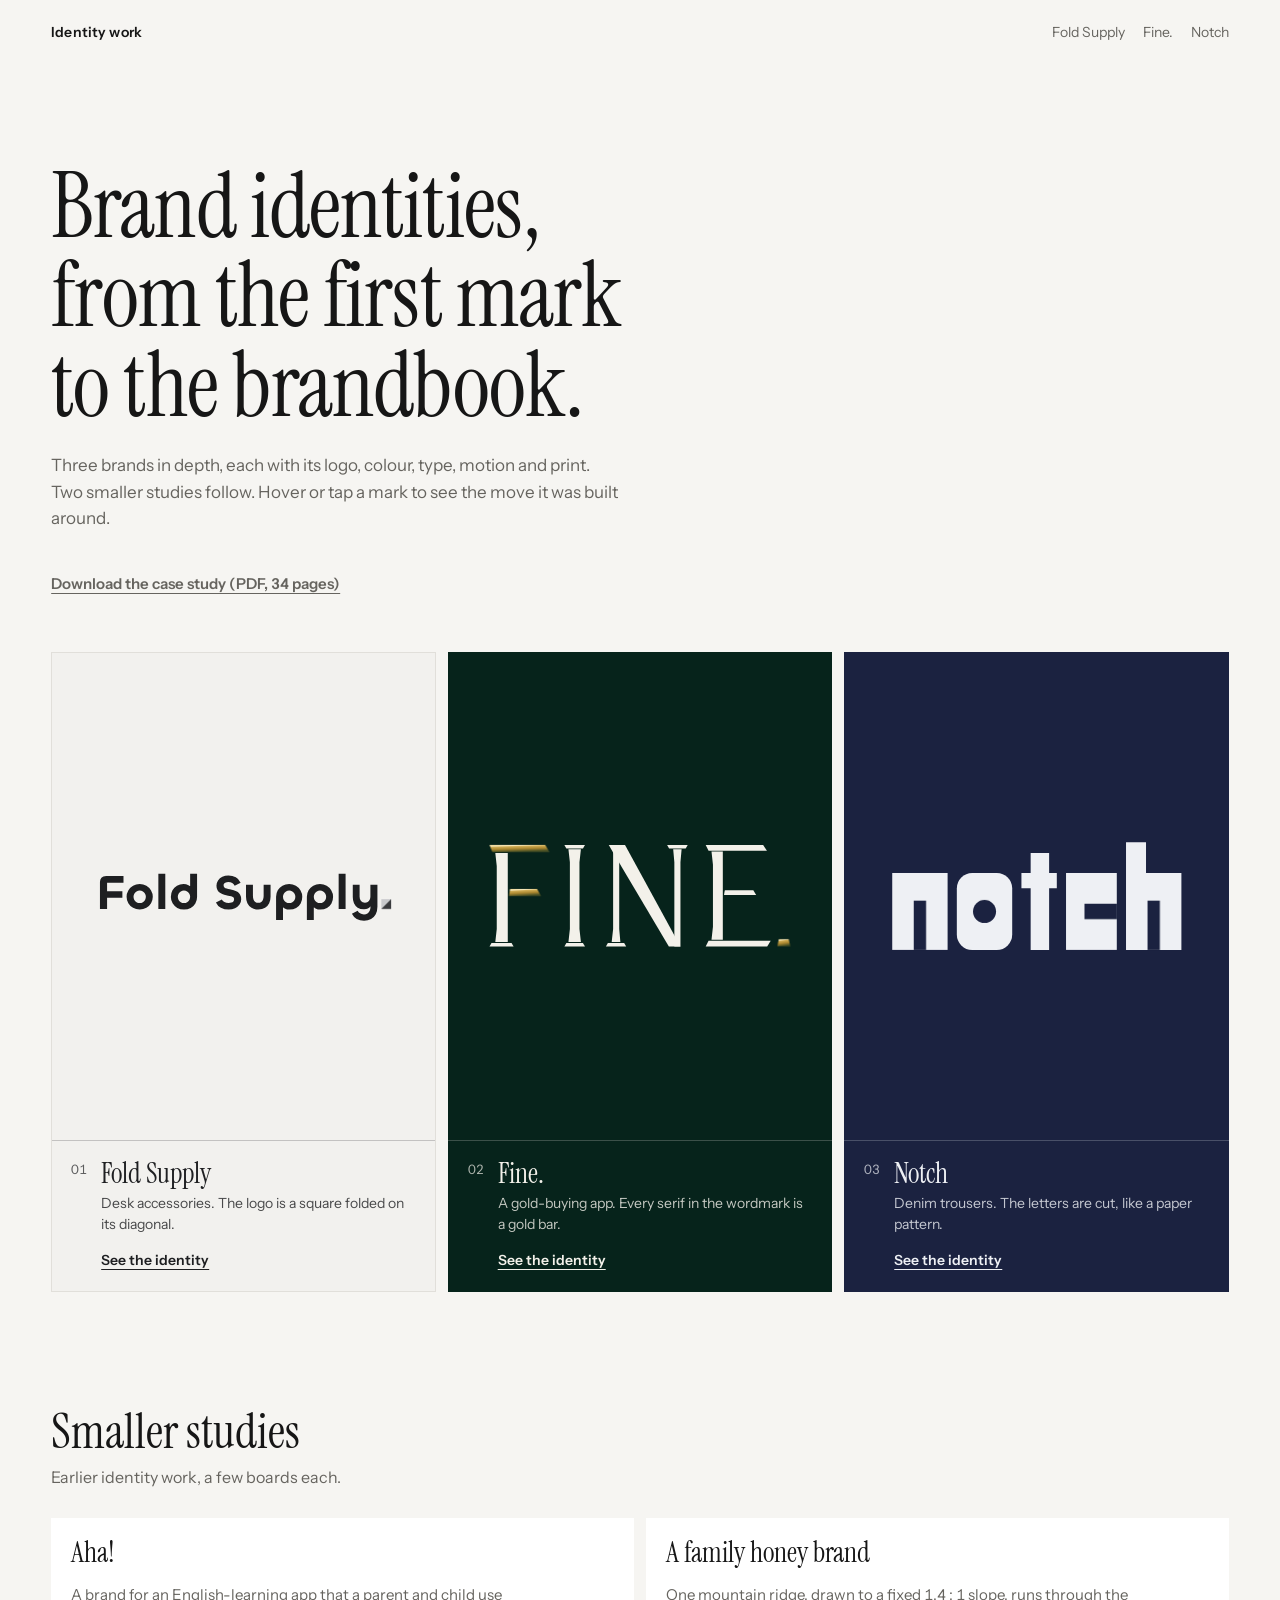
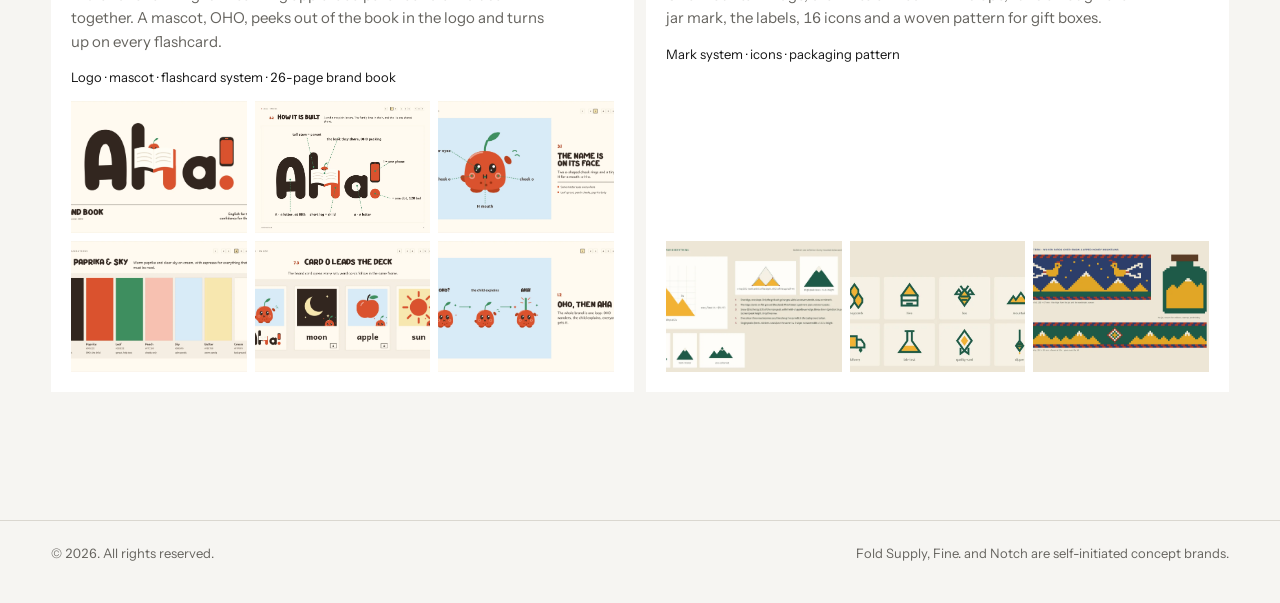
<file: index.html>
<!doctype html>
<html lang="en"><head><meta charset="utf-8"><meta name="viewport" content="width=device-width,initial-scale=1">
<title>Identity work · Fold Supply, Fine., Notch</title><meta name="description" content="Brand identity work: logos, colour, type, motion and print for three concept brands.">
<link rel="preload" href="assets/fonts/instrument-serif.woff2" as="font" type="font/woff2" crossorigin>
<link rel="stylesheet" href="assets/site.css"></head><body>
<header class="top"><a class="home" href="index.html">Identity work</a><nav aria-label="Brands"><a href="fold-supply/index.html">Fold Supply</a><a href="fine/index.html">Fine.</a><a href="notch/index.html">Notch</a></nav></header>
<main>
<div class="wrap">
<section class="intro"><h1>Brand identities, from the first mark to the brandbook.</h1>
<p>Three brands in depth, each with its logo, colour, type, motion and print. Two smaller studies follow. Hover or tap a mark to see the move it was built around.</p><p><a class="dl" href="downloads/Identity-Work-Case-Study.pdf" download>Download the case study (PDF, 34 pages)</a></p></section>
<section class="tiles" aria-label="Brands"><a class="tile t-fold" href="fold-supply/index.html"><div class="stage" data-mark="fold"></div>
<div class="meta"><span class="num">01</span><span class="name">Fold Supply</span><span class="line">Desk accessories. The logo is a square folded on its diagonal.</span><span class="go">See the identity</span></div></a><a class="tile t-fine" href="fine/index.html"><div class="stage" data-mark="fine"></div>
<div class="meta"><span class="num">02</span><span class="name">Fine.</span><span class="line">A gold-buying app. Every serif in the wordmark is a gold bar.</span><span class="go">See the identity</span></div></a><a class="tile t-notch" href="notch/index.html"><div class="stage" data-mark="notch"></div>
<div class="meta"><span class="num">03</span><span class="name">Notch</span><span class="line">Denim trousers. The letters are cut, like a paper pattern.</span><span class="go">See the identity</span></div></a></section>
<section class="also"><h2>Smaller studies</h2><p>Earlier identity work, a few boards each.</p>
<div class="small">
<article class="card"><h3>Aha!</h3><p>A brand for an English-learning app that a parent and child use together. A mascot, OHO, peeks out of the book in the logo and turns up on every flashcard.</p><span class="tags">Logo · mascot · flashcard system · 26-page brand book</span><div class="thumbs"><button type="button" data-full="assets/img/aha/cover.webp" data-title="Aha! brand book cover" aria-label="Open larger: Aha! brand book cover"><img src="assets/img/aha/cover.webp" width="1360" height="765" alt="Aha! brand book cover" loading="lazy"></button><button type="button" data-full="assets/img/aha/built.webp" data-title="How the logo is built" aria-label="Open larger: How the logo is built"><img src="assets/img/aha/built.webp" width="1360" height="1003" alt="How the logo is built" loading="lazy"></button><button type="button" data-full="assets/img/aha/oho-face.webp" data-title="OHO, the mascot" aria-label="Open larger: OHO, the mascot"><img src="assets/img/aha/oho-face.webp" width="1360" height="765" alt="OHO, the mascot" loading="lazy"></button><button type="button" data-full="assets/img/aha/palette.webp" data-title="Paprika and sky palette" aria-label="Open larger: Paprika and sky palette"><img src="assets/img/aha/palette.webp" width="1360" height="765" alt="Paprika and sky palette" loading="lazy"></button><button type="button" data-full="assets/img/aha/deck.webp" data-title="Flashcard deck" aria-label="Open larger: Flashcard deck"><img src="assets/img/aha/deck.webp" width="1360" height="765" alt="Flashcard deck" loading="lazy"></button><button type="button" data-full="assets/img/aha/oho-then-aha.webp" data-title="OHO, then Aha" aria-label="Open larger: OHO, then Aha"><img src="assets/img/aha/oho-then-aha.webp" width="1360" height="765" alt="OHO, then Aha" loading="lazy"></button></div></article>
<article class="card"><h3>A family honey brand</h3><p>One mountain ridge, drawn to a fixed 1.4 : 1 slope, runs through the jar mark, the labels, 16 icons and a woven pattern for gift boxes.</p><span class="tags">Mark system · icons · packaging pattern</span><div class="thumbs"><button type="button" data-full="assets/img/honey/ridge.webp" data-title="One measured ridge" aria-label="Open larger: One measured ridge"><img src="assets/img/honey/ridge.webp" width="1600" height="673" alt="One measured ridge" loading="lazy"></button><button type="button" data-full="assets/img/honey/icons.webp" data-title="Icon set, 16" aria-label="Open larger: Icon set, 16"><img src="assets/img/honey/icons.webp" width="1600" height="454" alt="Icon set, 16" loading="lazy"></button><button type="button" data-full="assets/img/honey/pattern.webp" data-title="Woven gift pattern" aria-label="Open larger: Woven gift pattern"><img src="assets/img/honey/pattern.webp" width="1280" height="780" alt="Woven gift pattern" loading="lazy"></button></div></article>
</div></section>
</div></main><footer class="foot"><span>© 2026. All rights reserved.</span><span>Fold Supply, Fine. and Notch are self-initiated concept brands.</span></footer>
<script src="assets/marks.js"></script><script src="assets/site.js"></script></body></html>
</file>
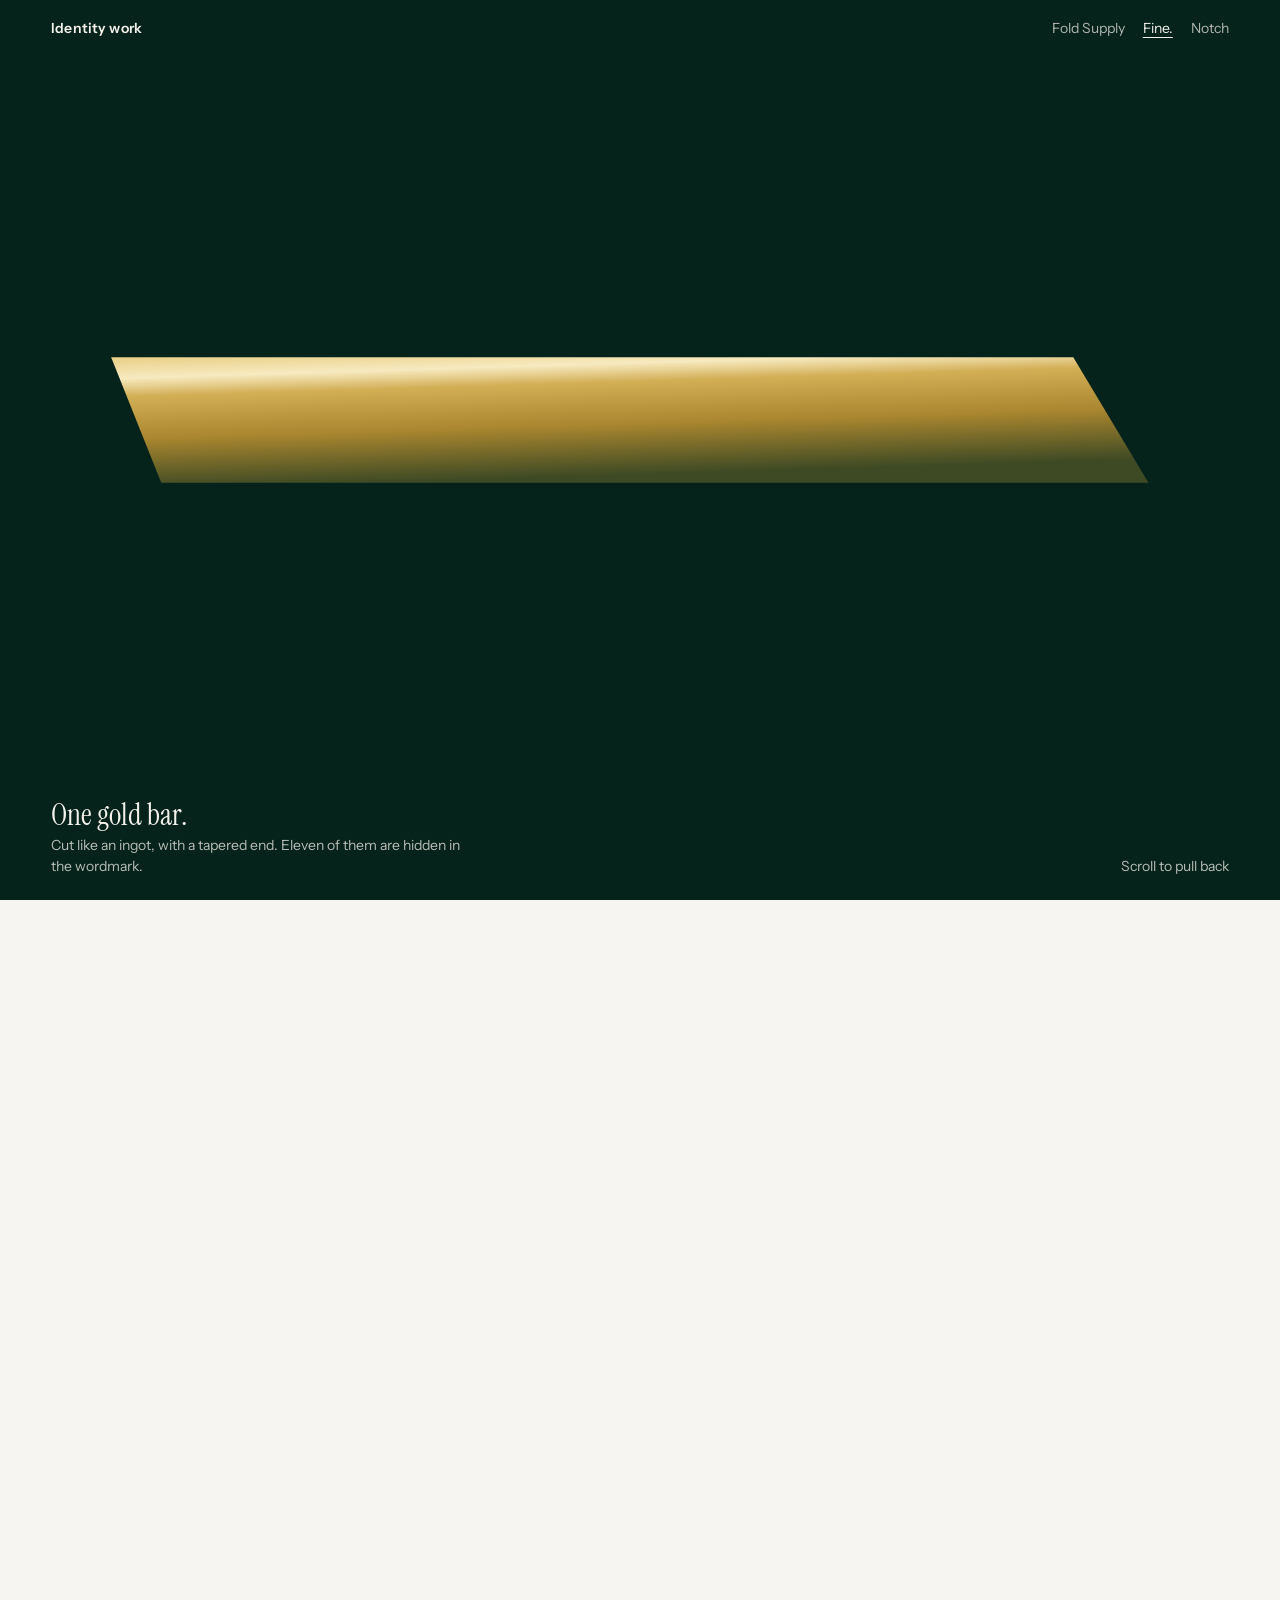
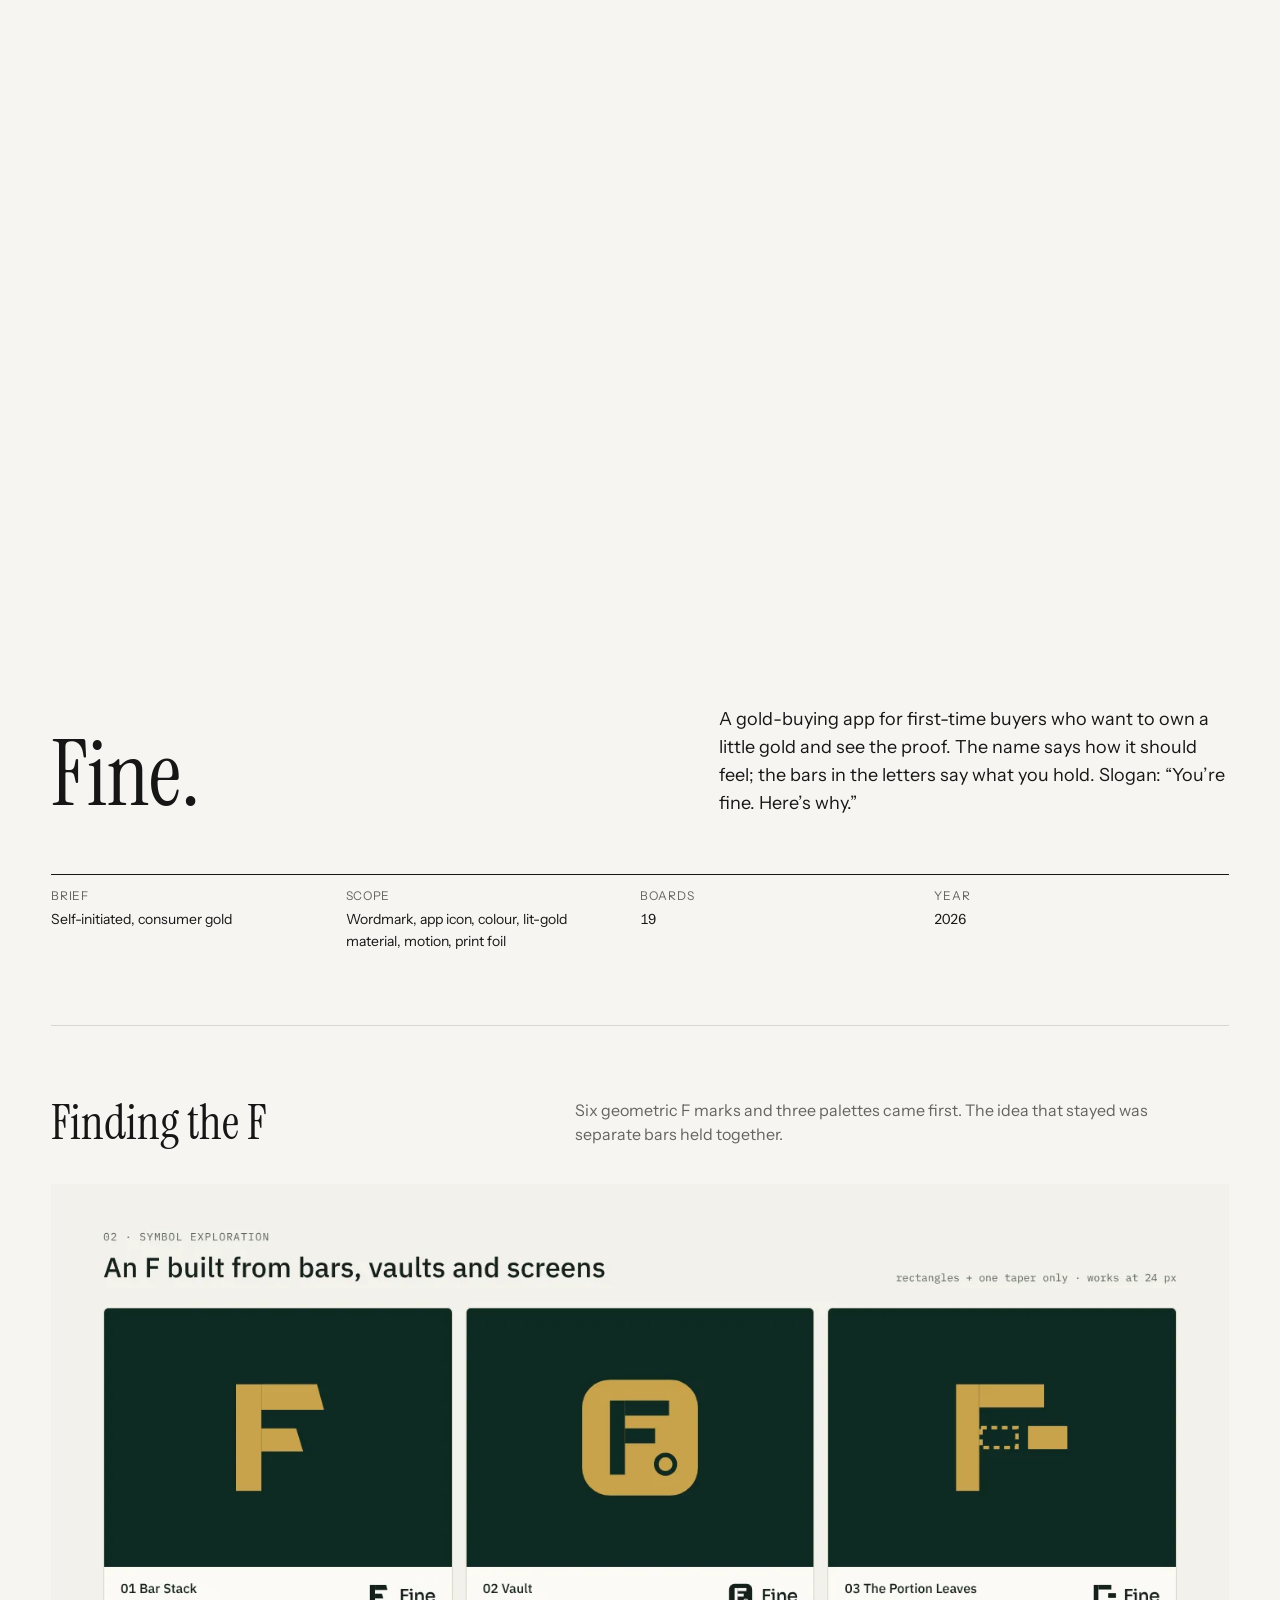
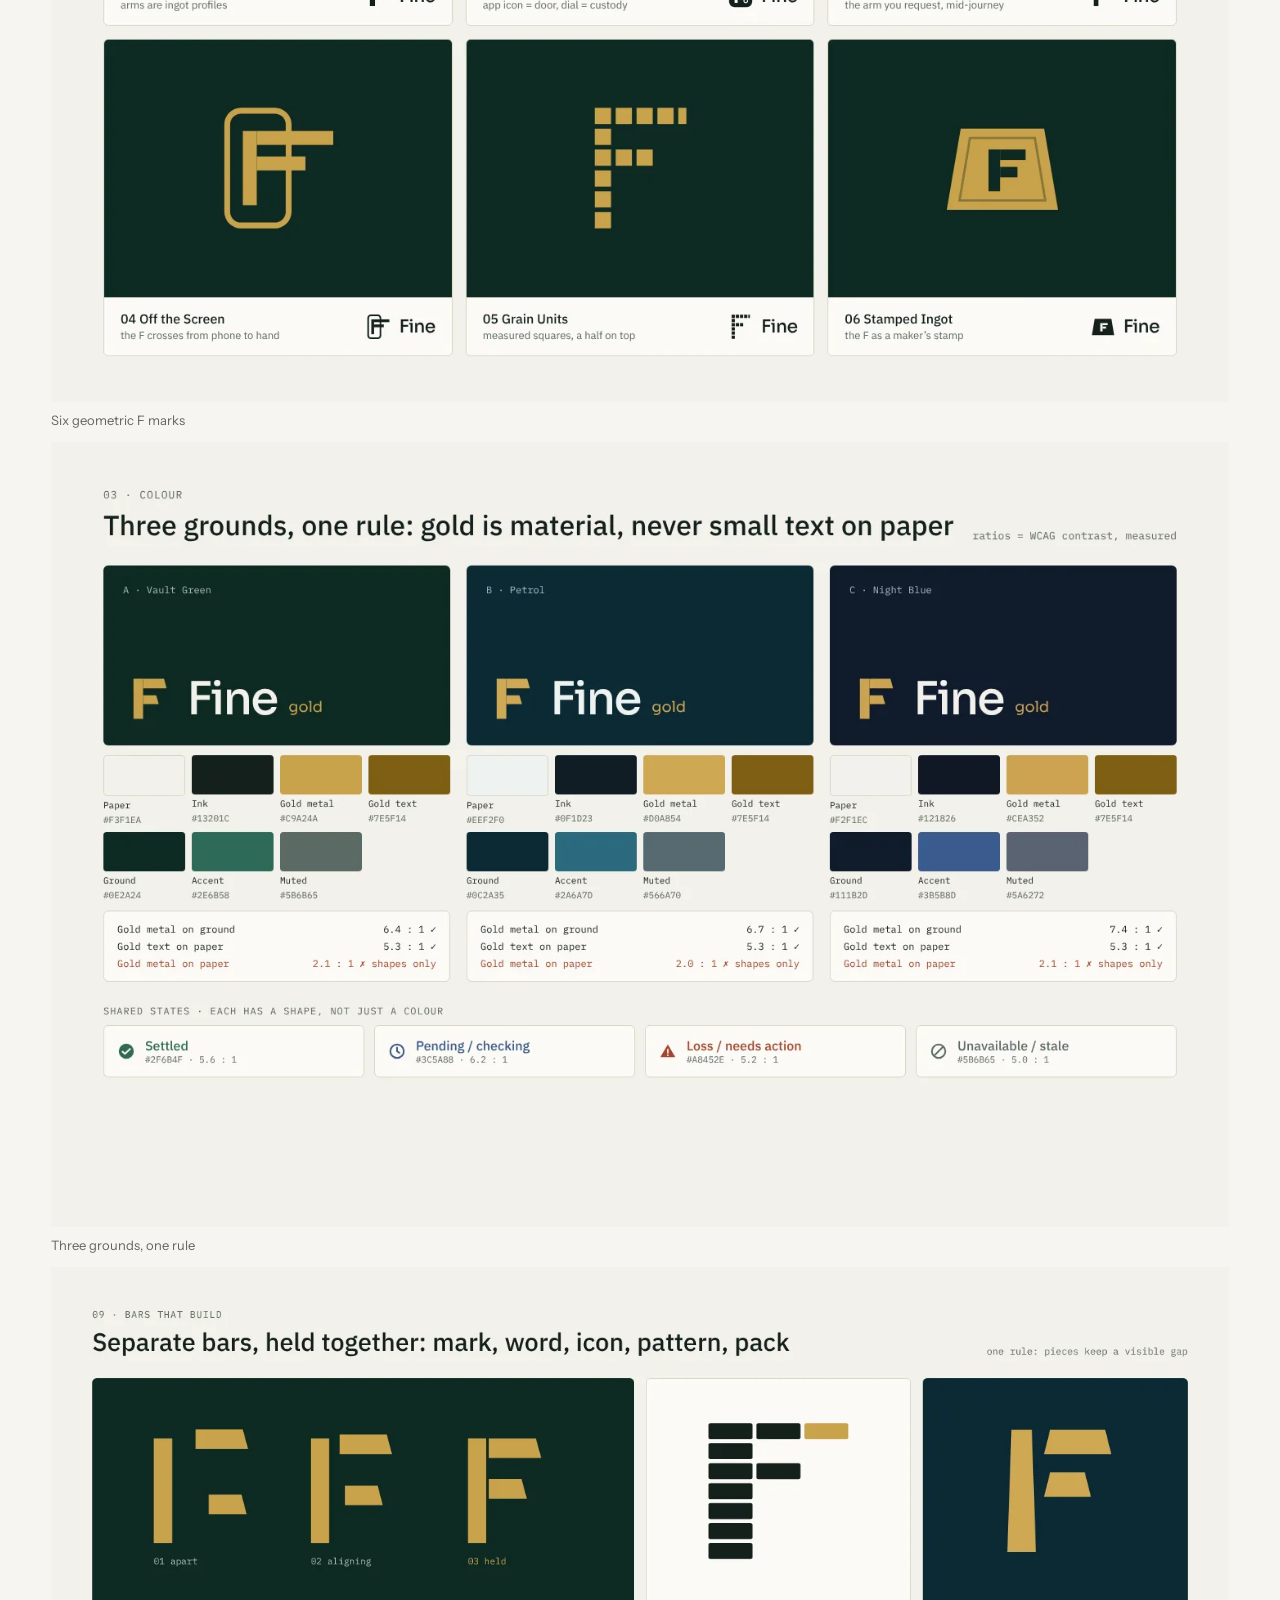
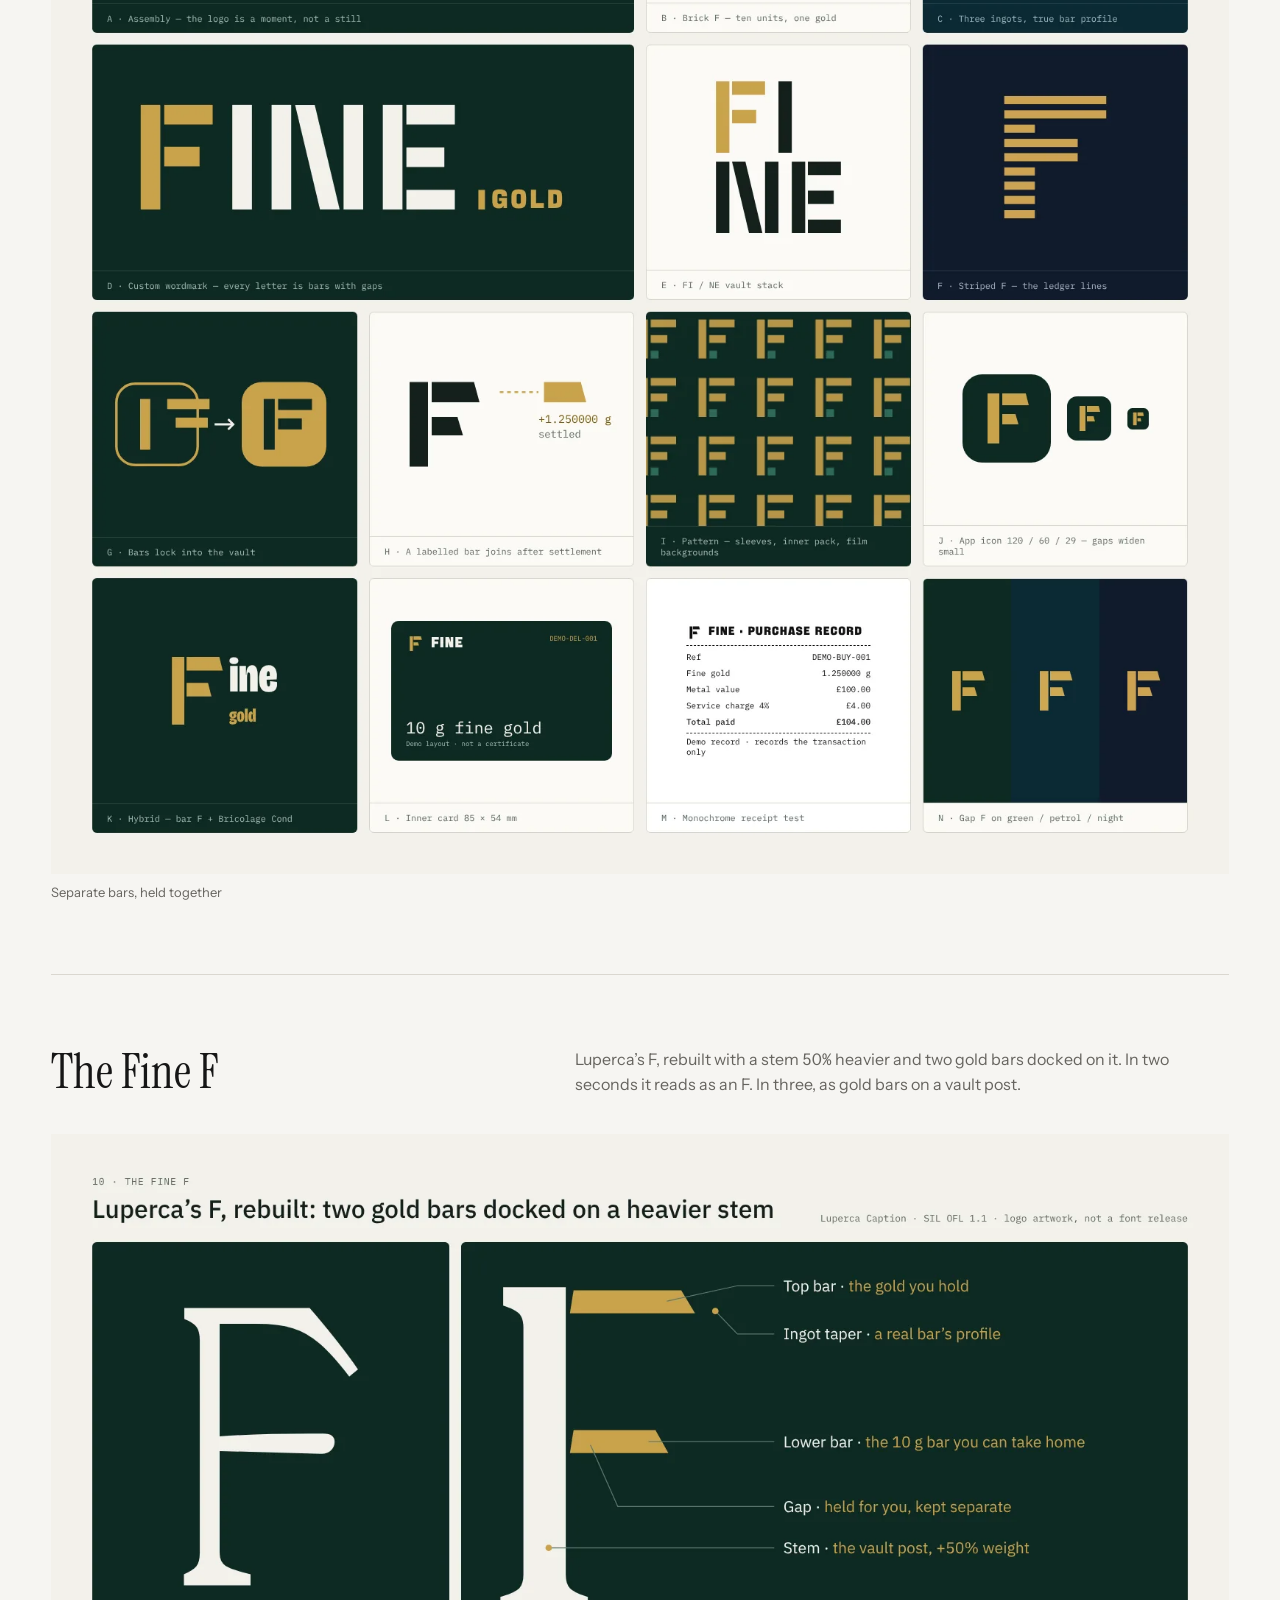
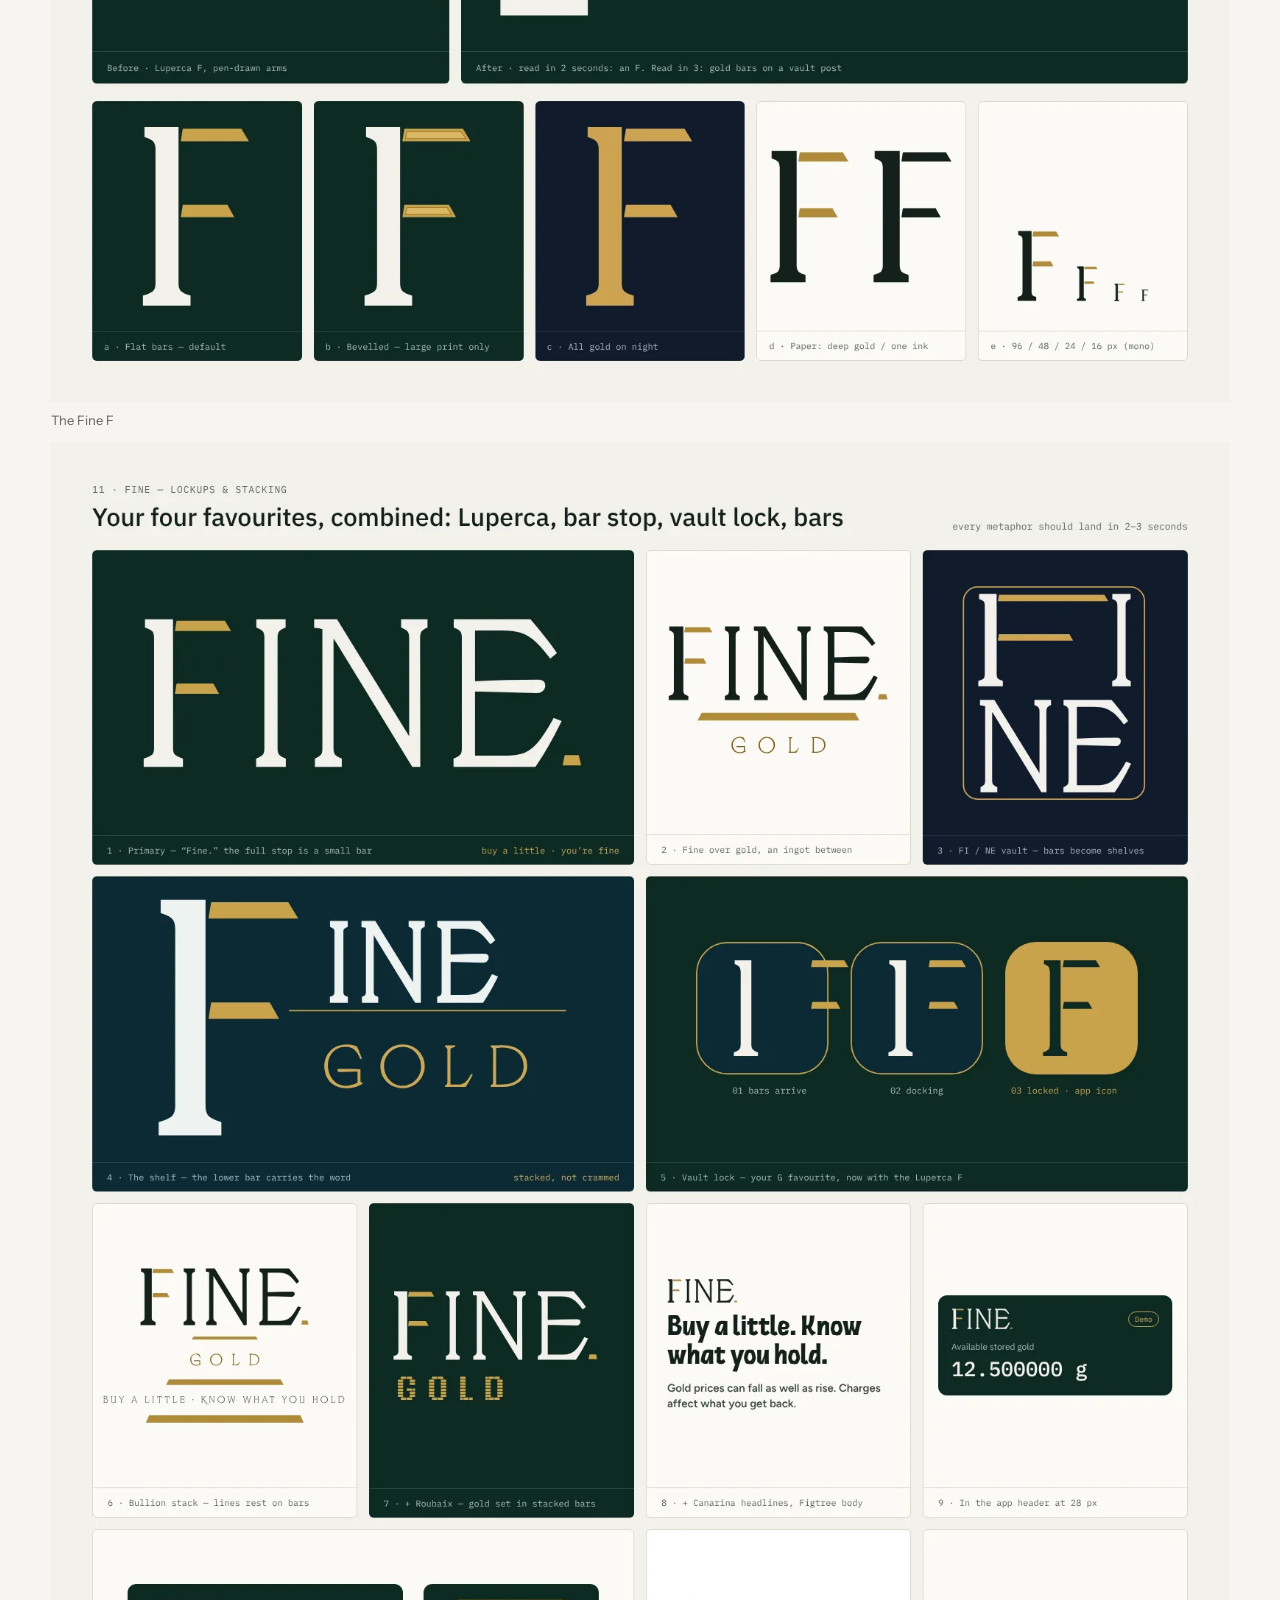
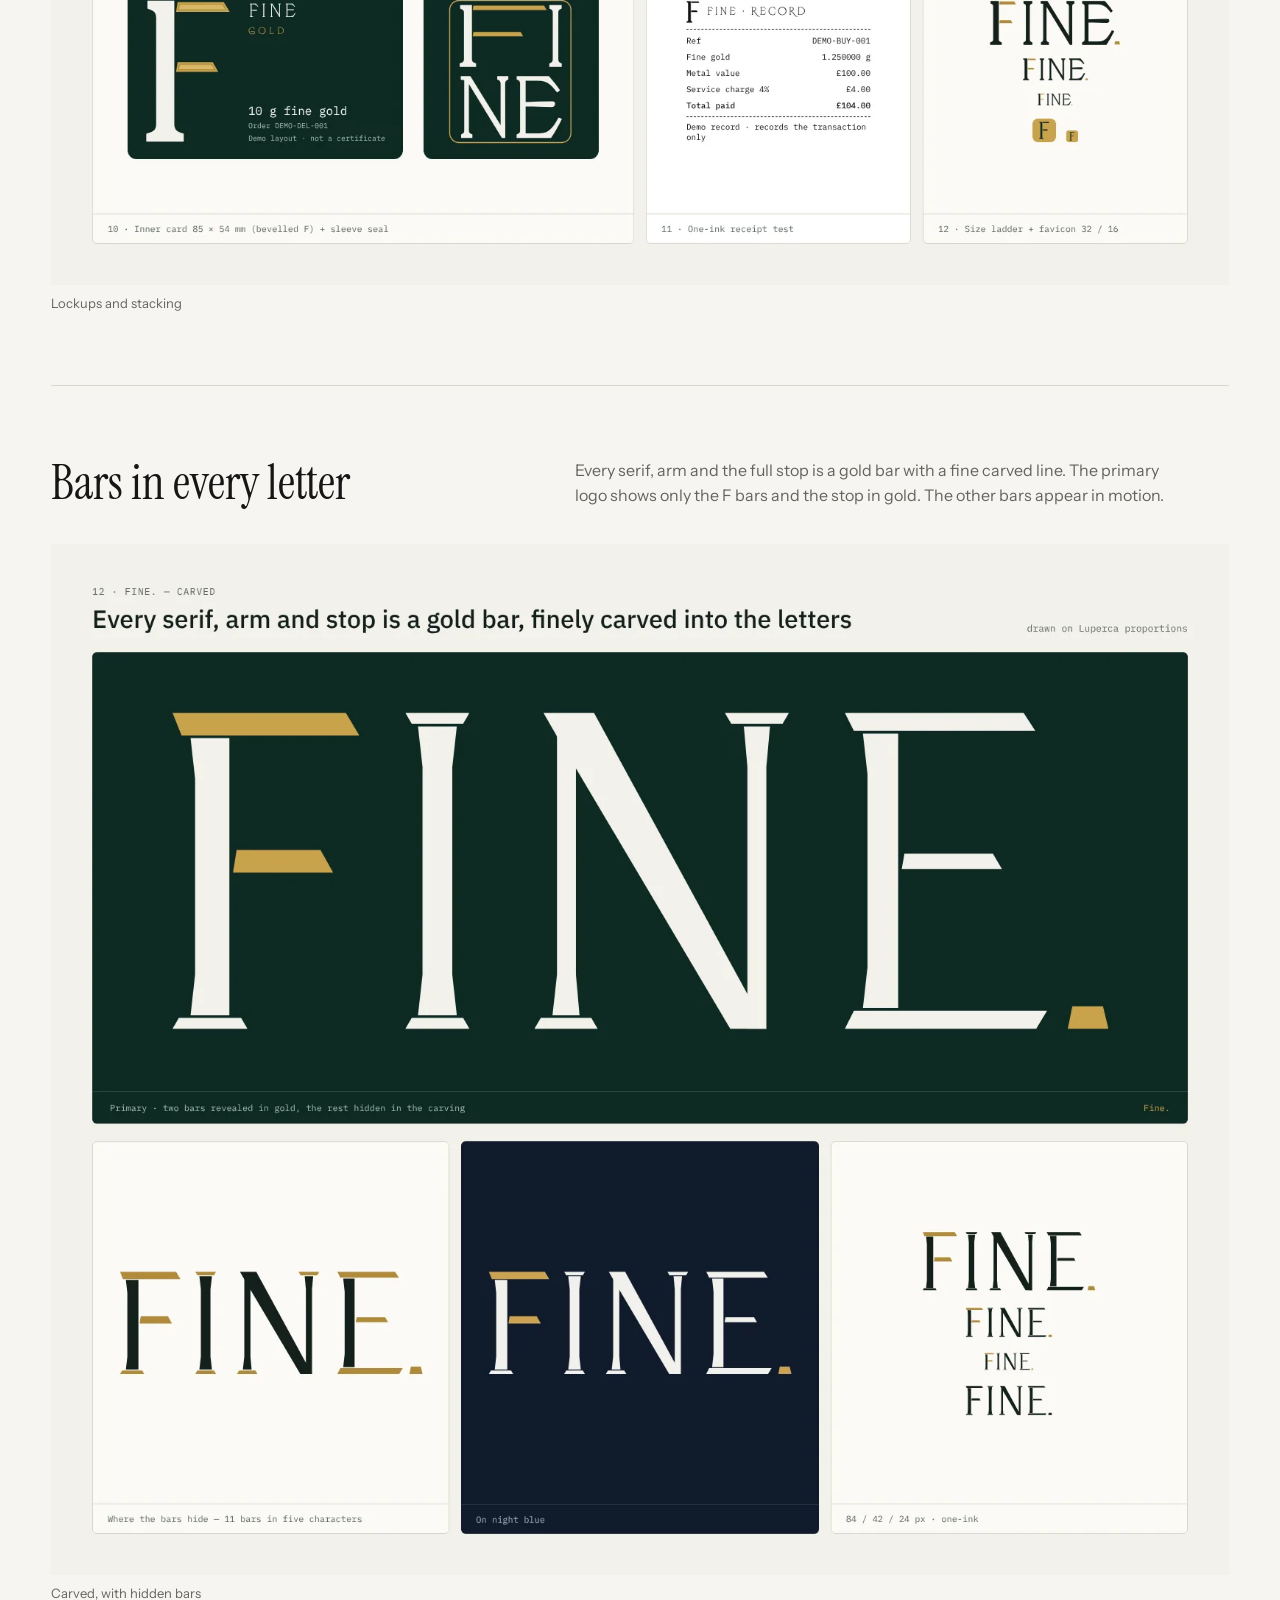
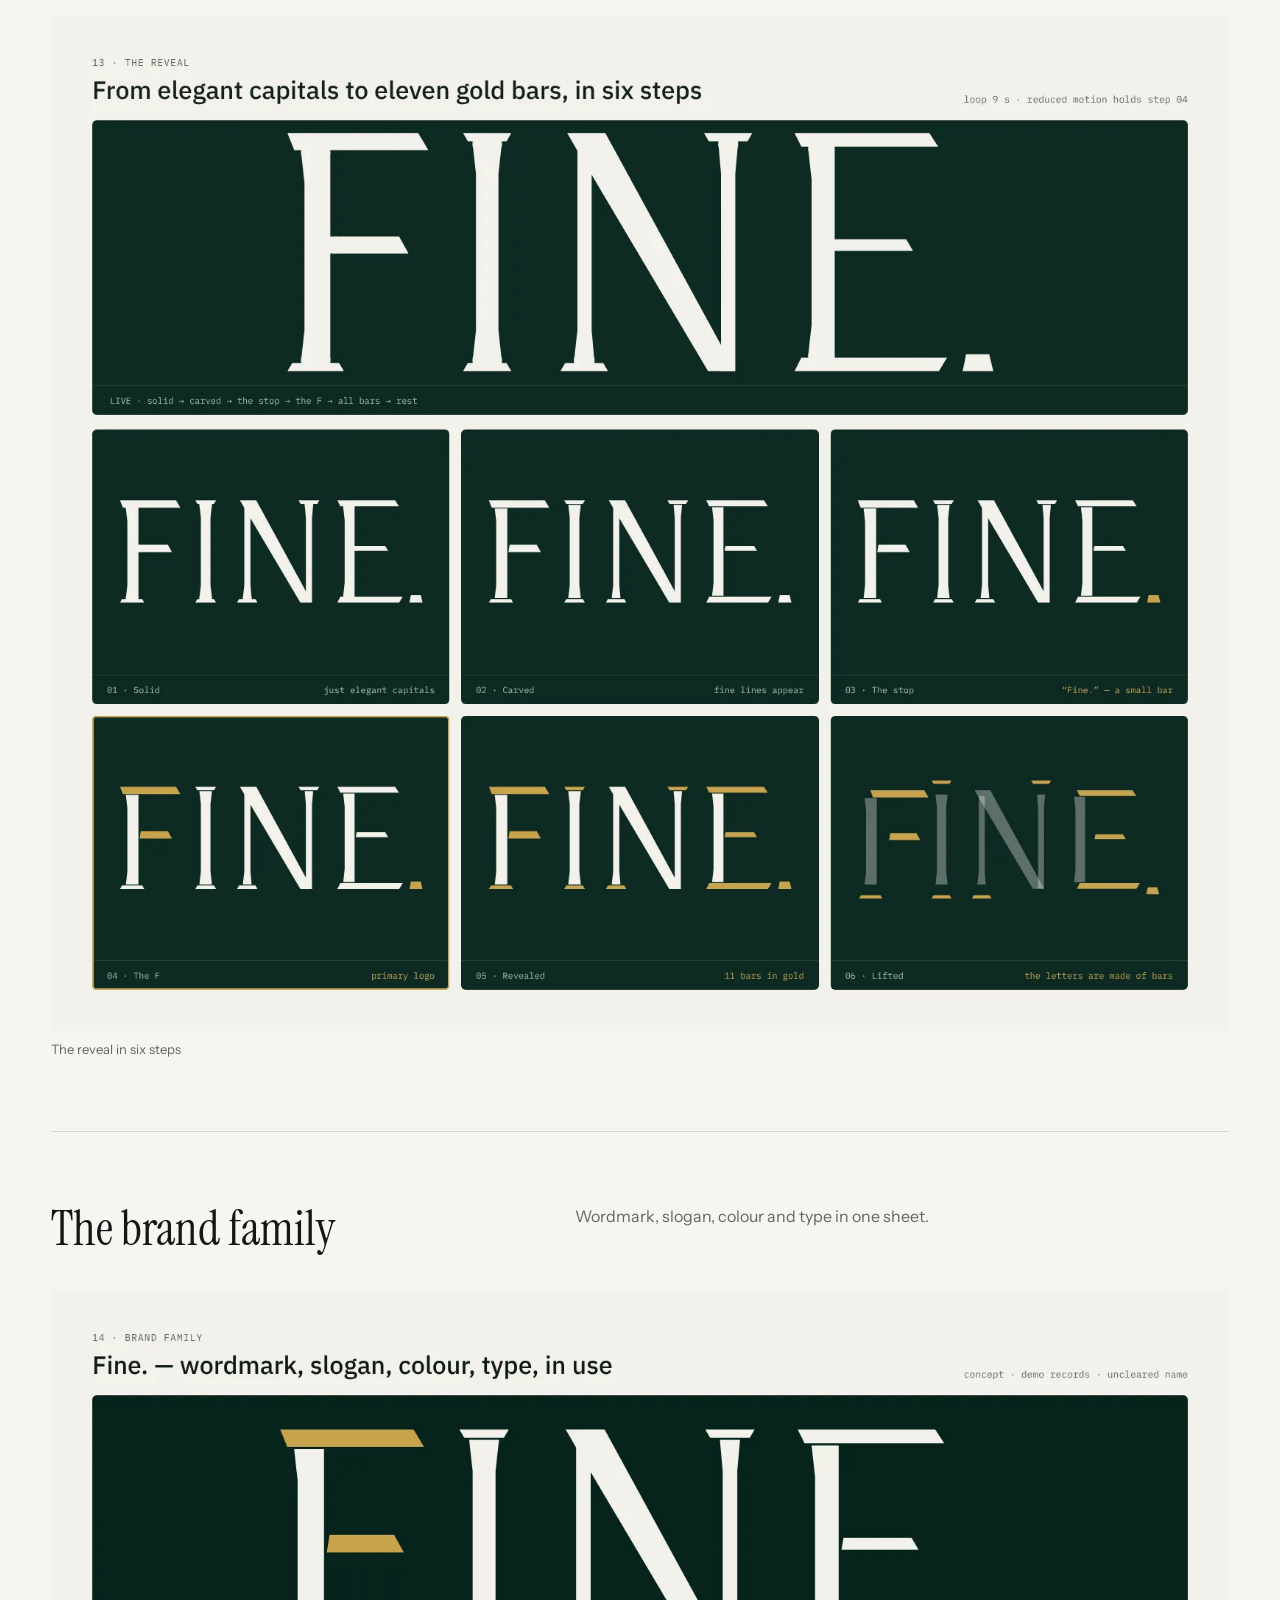
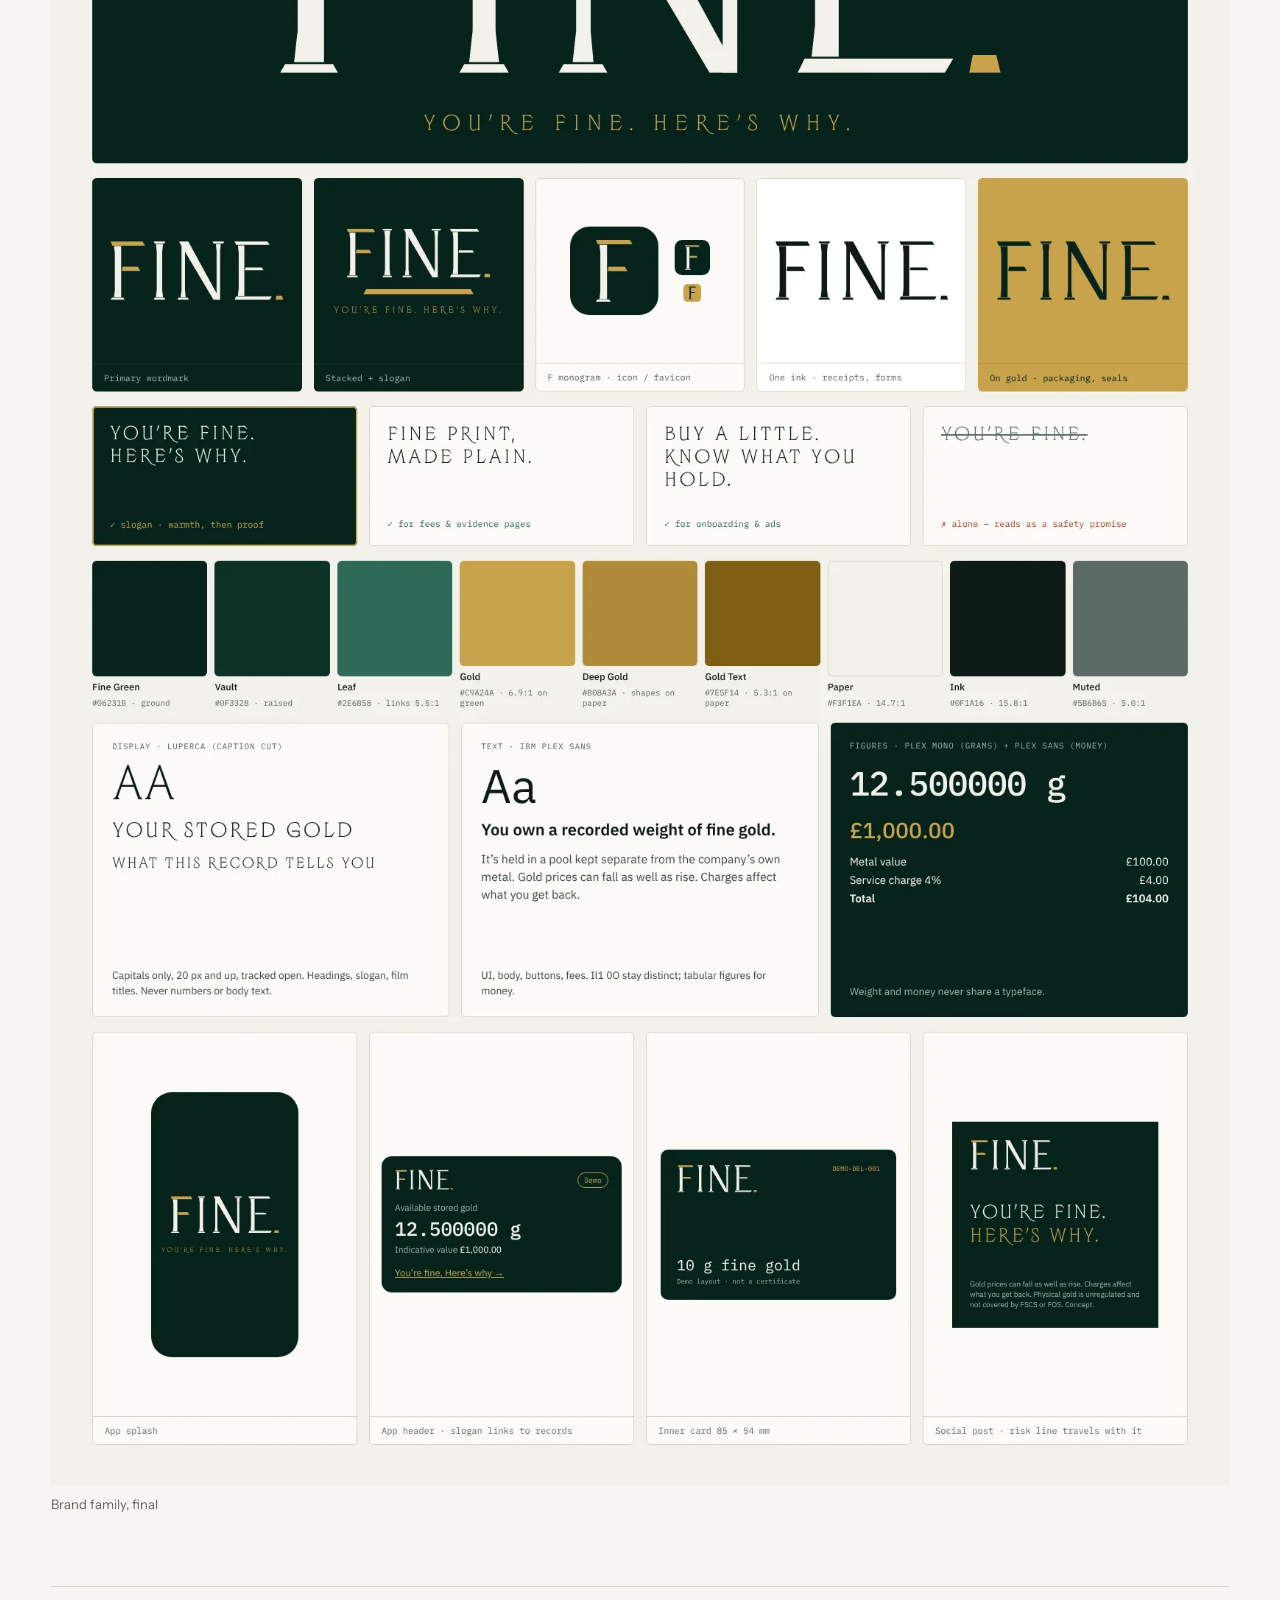
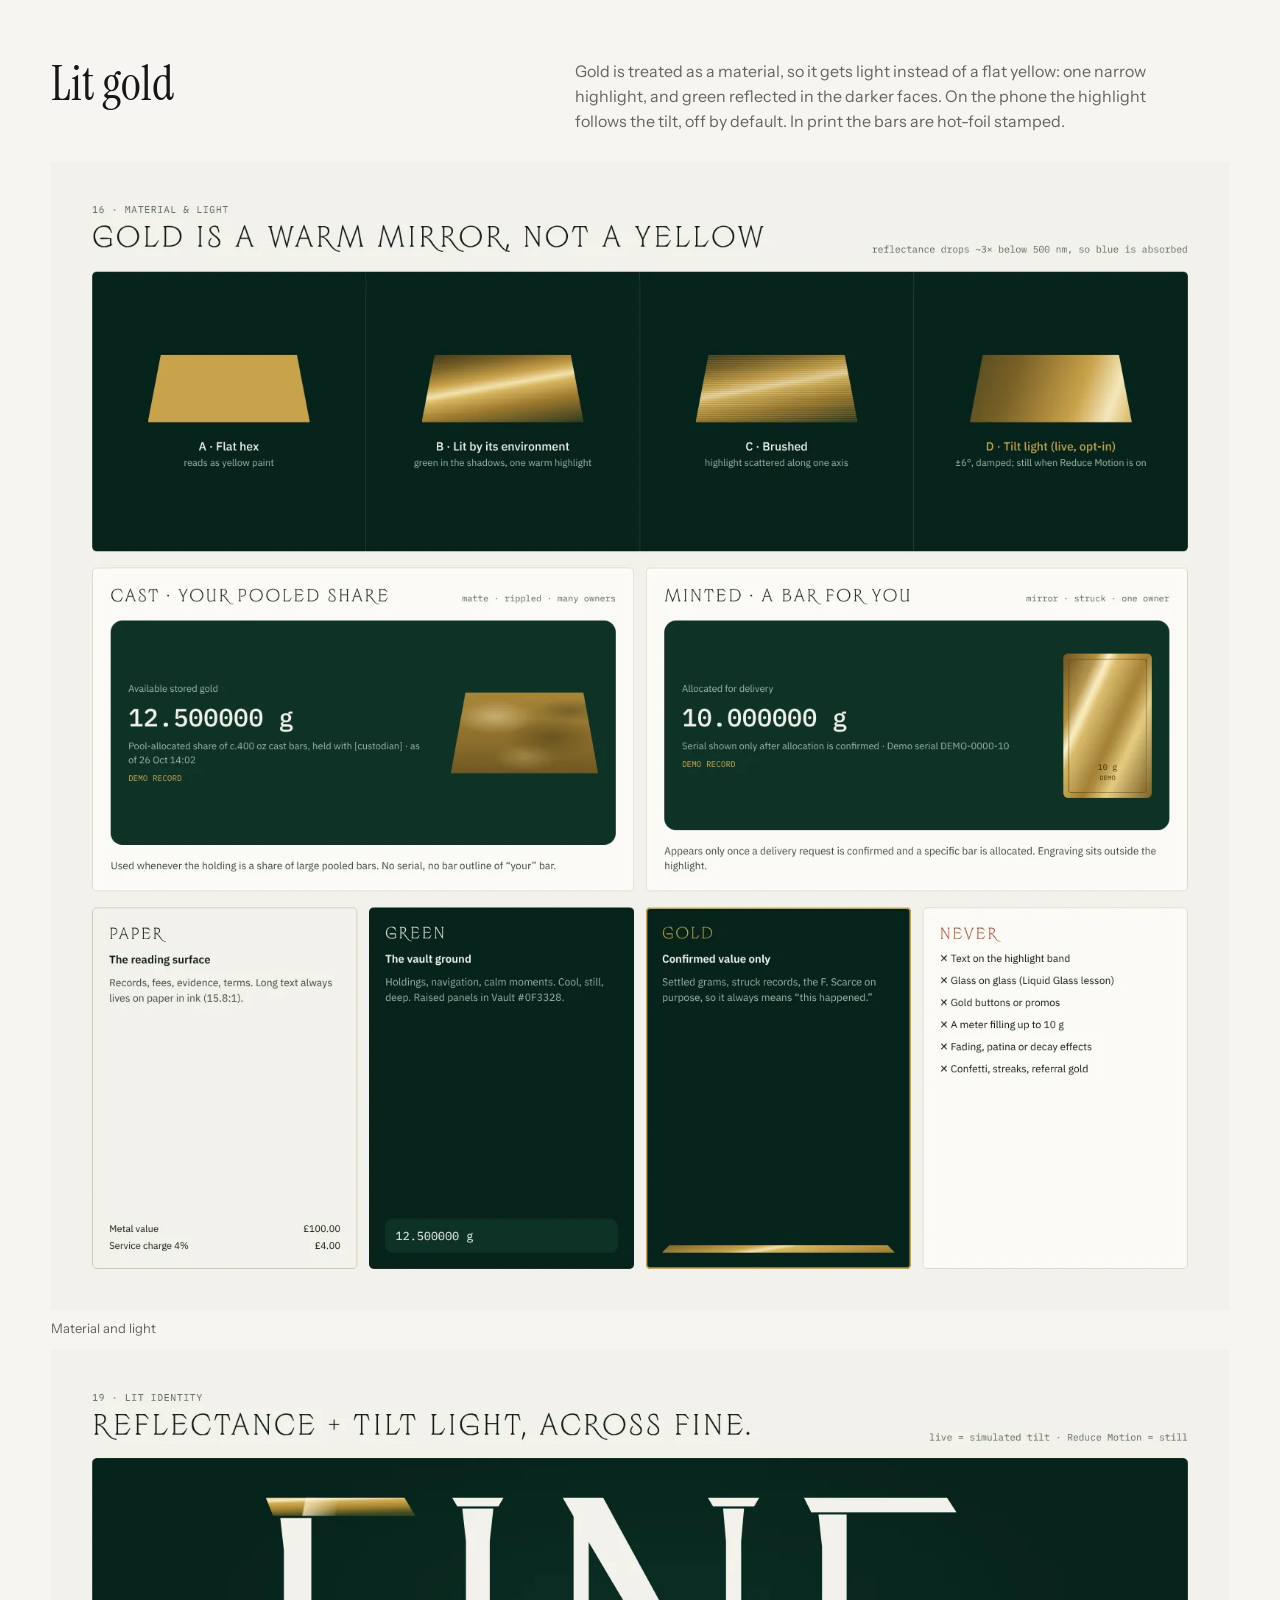
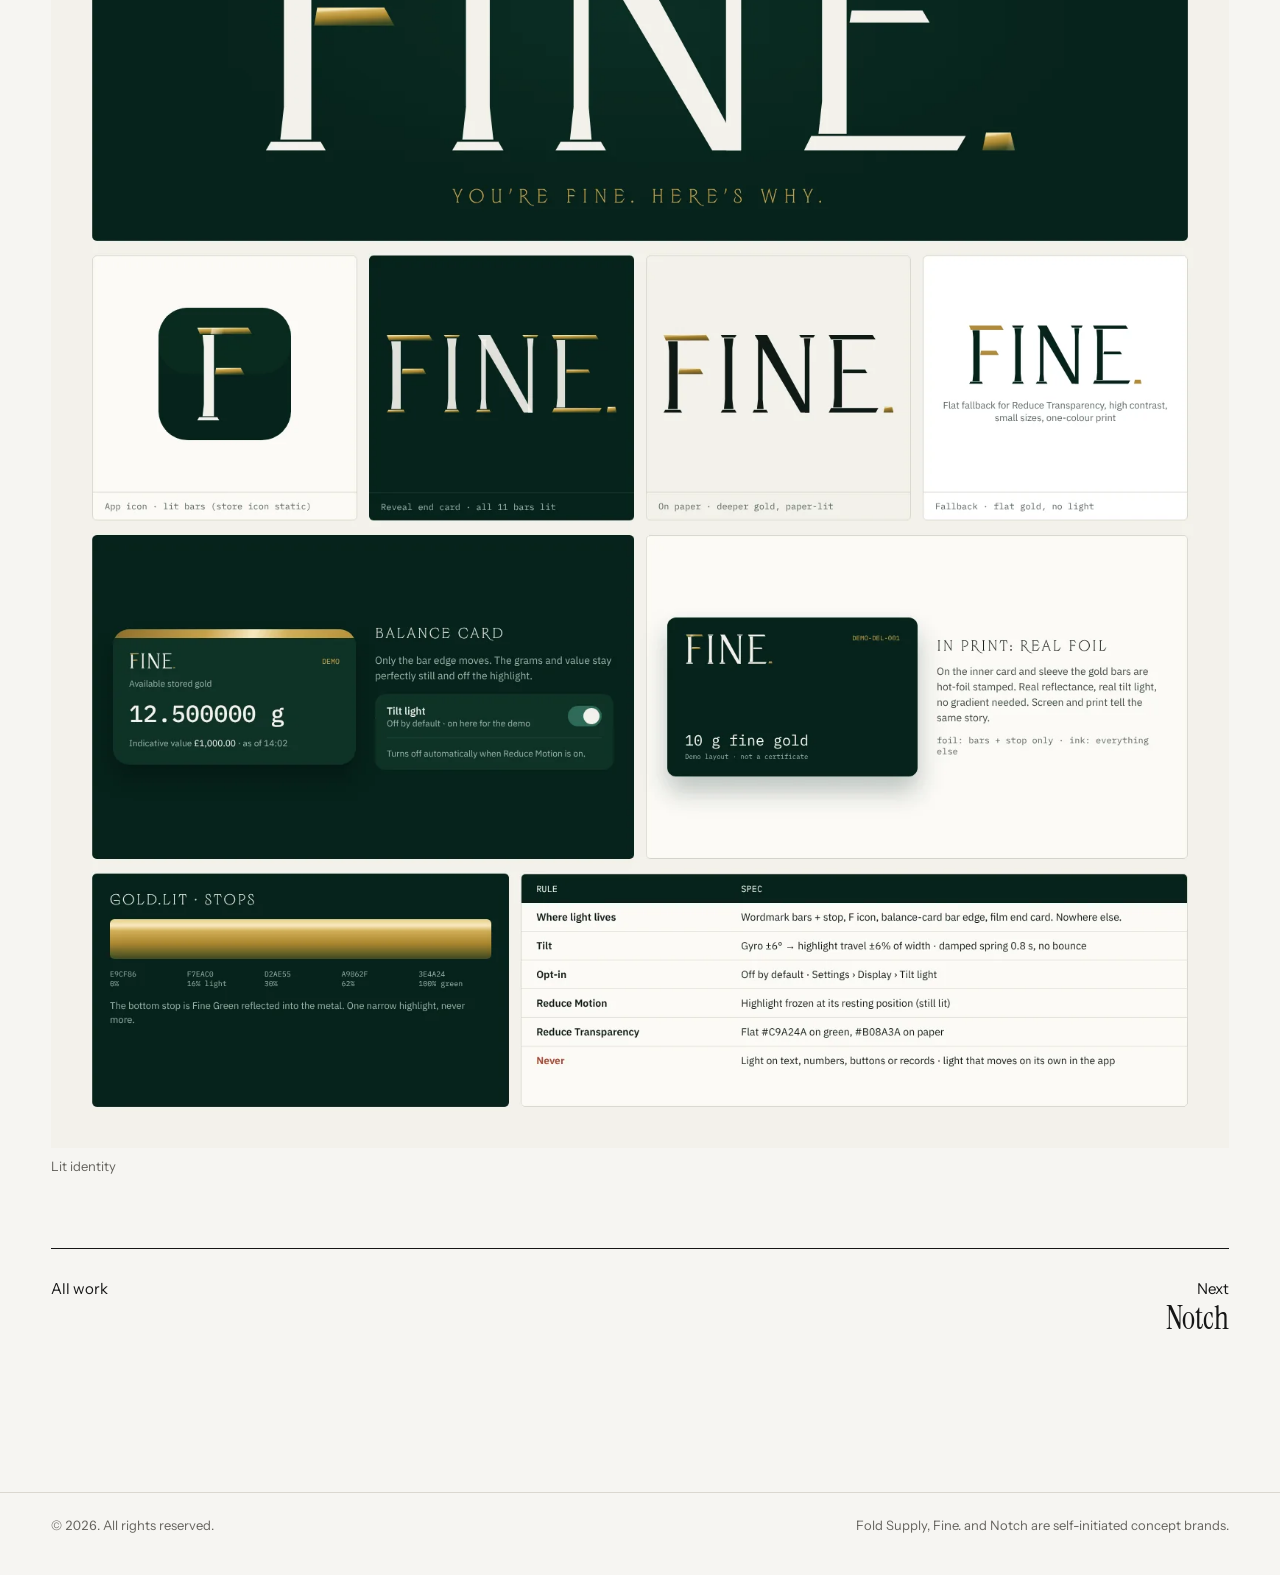
<file: fine/index.html>
<!doctype html>
<html lang="en"><head><meta charset="utf-8"><meta name="viewport" content="width=device-width,initial-scale=1">
<title>Fine. · identity</title><meta name="description" content="A gold-buying app for first-time buyers who want to own a little gold and see the proof. The name says how it should feel; the bars in the letters say what you hold. Slogan: “You’re fine. Here’s why.”">
<link rel="preload" href="../assets/fonts/instrument-serif.woff2" as="font" type="font/woff2" crossorigin>
<link rel="stylesheet" href="../assets/site.css"></head><body>
<header class="top brand" style="--g:#06231B;--fg:#F3F1EA"><a class="home" href="../index.html">Identity work</a><nav aria-label="Brands"><a href="../fold-supply/index.html">Fold Supply</a><a href="../fine/index.html" aria-current="page">Fine.</a><a href="../notch/index.html">Notch</a></nav></header>
<main>
<section class="opener fade" data-play style="--g:#06231B;--fg:#F3F1EA" data-from="40 -70 470 190" aria-label="One gold bar.">
<div class="pin"><div class="view" data-mark="fine"></div>
<div class="cap"><div><b>One gold bar.</b><span>Cut like an ingot, with a tapered end. Eleven of them are hidden in the wordmark.</span></div><span class="hint">Scroll to pull back</span></div></div></section>
<div class="wrap">
<div class="head"><h1>Fine.</h1><p>A gold-buying app for first-time buyers who want to own a little gold and see the proof. The name says how it should feel; the bars in the letters say what you hold. Slogan: “You’re fine. Here’s why.”</p></div>
<dl class="facts"><div><dt>Brief</dt><dd>Self-initiated, consumer gold</dd></div><div><dt>Scope</dt><dd>Wordmark, app icon, colour, lit-gold material, motion, print foil</dd></div><div><dt>Boards</dt><dd>19</dd></div><div><dt>Year</dt><dd>2026</dd></div></dl>
<section class="sec"><div class="lede"><h2>Finding the F</h2><p>Six geometric F marks and three palettes came first. The idea that stayed was separate bars held together.</p></div><div class="grid g1"><figure><button type="button" data-full="../assets/img/fine/fmarks.webp" data-title="Six geometric F marks" aria-label="Open larger: Six geometric F marks"><img src="../assets/img/fine/fmarks.webp" width="1440" height="1000" alt="Six geometric F marks" loading="lazy"></button><figcaption>Six geometric F marks</figcaption></figure><figure><button type="button" data-full="../assets/img/fine/palettes.webp" data-title="Three grounds, one rule" aria-label="Open larger: Three grounds, one rule"><img src="../assets/img/fine/palettes.webp" width="1440" height="960" alt="Three grounds, one rule" loading="lazy"></button><figcaption>Three grounds, one rule</figcaption></figure><figure><button type="button" data-full="../assets/img/fine/bars.webp" data-title="Separate bars, held together" aria-label="Open larger: Separate bars, held together"><img src="../assets/img/fine/bars.webp" width="1600" height="1640" alt="Separate bars, held together" loading="lazy"></button><figcaption>Separate bars, held together</figcaption></figure></div></section><section class="sec"><div class="lede"><h2>The Fine F</h2><p>Luperca’s F, rebuilt with a stem 50% heavier and two gold bars docked on it. In two seconds it reads as an F. In three, as gold bars on a vault post.</p></div><div class="grid g1"><figure><button type="button" data-full="../assets/img/fine/finef.webp" data-title="The Fine F" aria-label="Open larger: The Fine F"><img src="../assets/img/fine/finef.webp" width="1600" height="1180" alt="The Fine F" loading="lazy"></button><figcaption>The Fine F</figcaption></figure><figure><button type="button" data-full="../assets/img/fine/finelockups.webp" data-title="Lockups and stacking" aria-label="Open larger: Lockups and stacking"><img src="../assets/img/fine/finelockups.webp" width="1600" height="1960" alt="Lockups and stacking" loading="lazy"></button><figcaption>Lockups and stacking</figcaption></figure></div></section><section class="sec"><div class="lede"><h2>Bars in every letter</h2><p>Every serif, arm and the full stop is a gold bar with a fine carved line. The primary logo shows only the F bars and the stop in gold. The other bars appear in motion.</p></div><div class="grid g1"><figure><button type="button" data-full="../assets/img/fine/finecarved.webp" data-title="Carved, with hidden bars" aria-label="Open larger: Carved, with hidden bars"><img src="../assets/img/fine/finecarved.webp" width="1600" height="1400" alt="Carved, with hidden bars" loading="lazy"></button><figcaption>Carved, with hidden bars</figcaption></figure><figure><button type="button" data-full="../assets/img/fine/finereveal.webp" data-title="The reveal in six steps" aria-label="Open larger: The reveal in six steps"><img src="../assets/img/fine/finereveal.webp" width="1600" height="1380" alt="The reveal in six steps" loading="lazy"></button><figcaption>The reveal in six steps</figcaption></figure></div></section><section class="sec"><div class="lede"><h2>The brand family</h2><p>Wordmark, slogan, colour and type in one sheet.</p></div><div class="grid g1"><figure><button type="button" data-full="../assets/img/fine/finefamily.webp" data-title="Brand family, final" aria-label="Open larger: Brand family, final"><img src="../assets/img/fine/finefamily.webp" width="1600" height="2440" alt="Brand family, final" loading="lazy"></button><figcaption>Brand family, final</figcaption></figure></div></section><section class="sec"><div class="lede"><h2>Lit gold</h2><p>Gold is treated as a material, so it gets light instead of a flat yellow: one narrow highlight, and green reflected in the darker faces. On the phone the highlight follows the tilt, off by default. In print the bars are hot-foil stamped.</p></div><div class="grid g1"><figure><button type="button" data-full="../assets/img/fine/uimaterial.webp" data-title="Material and light" aria-label="Open larger: Material and light"><img src="../assets/img/fine/uimaterial.webp" width="1600" height="1560" alt="Material and light" loading="lazy"></button><figcaption>Material and light</figcaption></figure><figure><button type="button" data-full="../assets/img/fine/finelit.webp" data-title="Lit identity" aria-label="Open larger: Lit identity"><img src="../assets/img/fine/finelit.webp" width="1600" height="1900" alt="Lit identity" loading="lazy"></button><figcaption>Lit identity</figcaption></figure></div></section>
<nav class="next" aria-label="More brands"><a href="../index.html">All work</a><a href="../notch/index.html" style="text-align:right"><span>Next</span><b>Notch</b></a></nav>
</div></main><footer class="foot"><span>© 2026. All rights reserved.</span><span>Fold Supply, Fine. and Notch are self-initiated concept brands.</span></footer>
<script src="../assets/marks.js"></script><script src="../assets/site.js"></script></body></html>
</file>
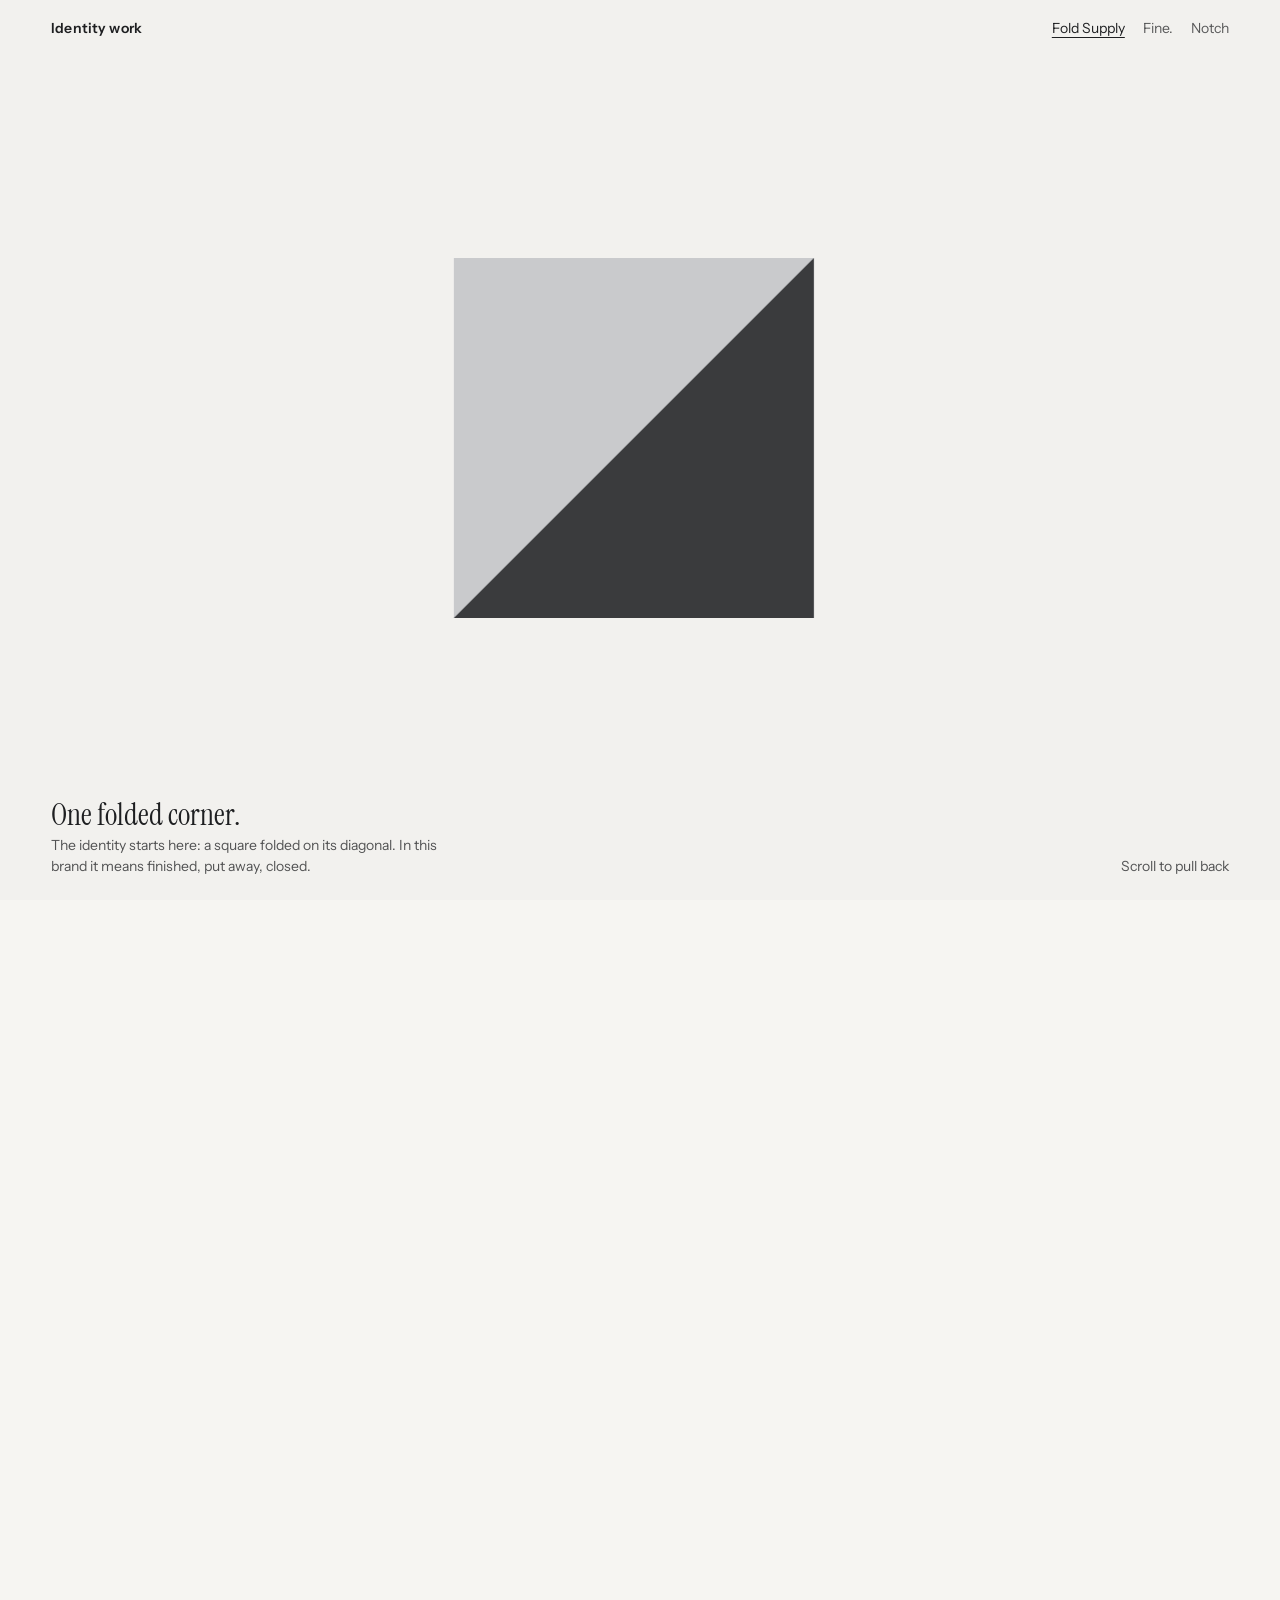
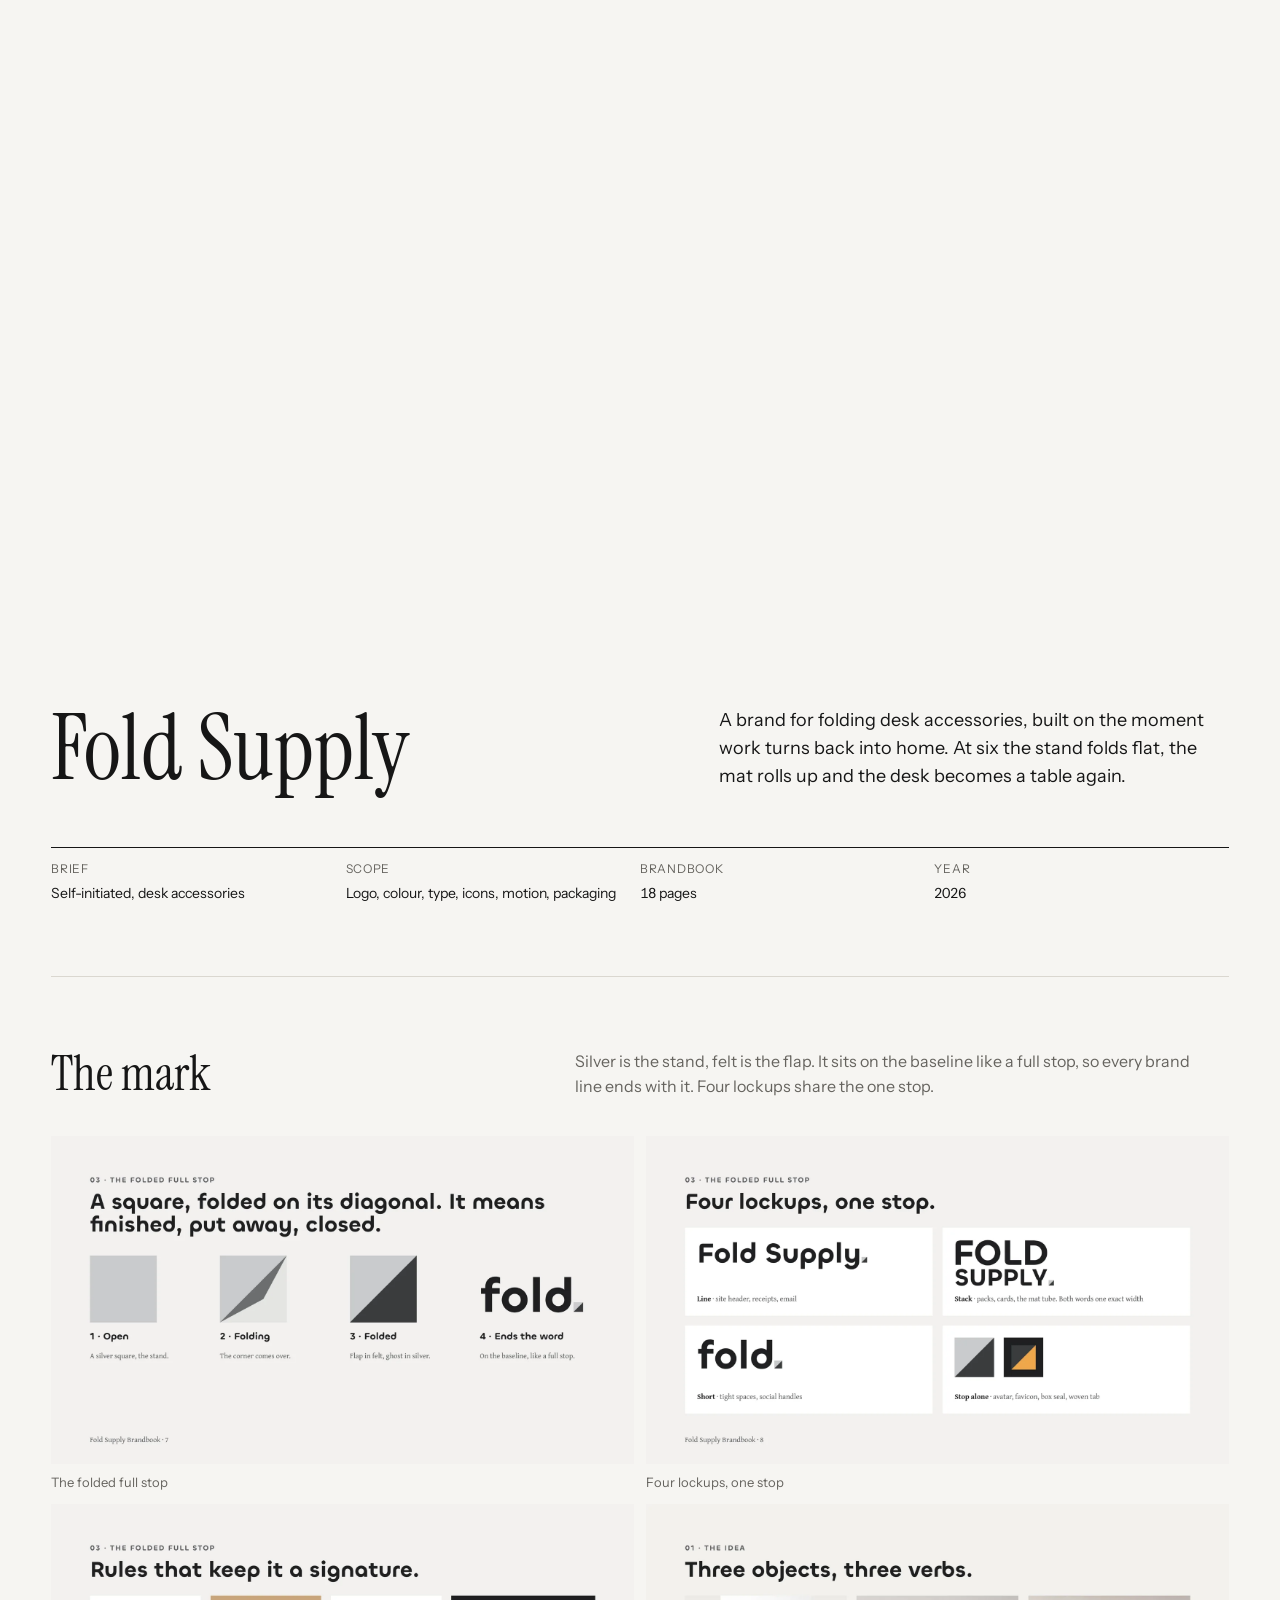
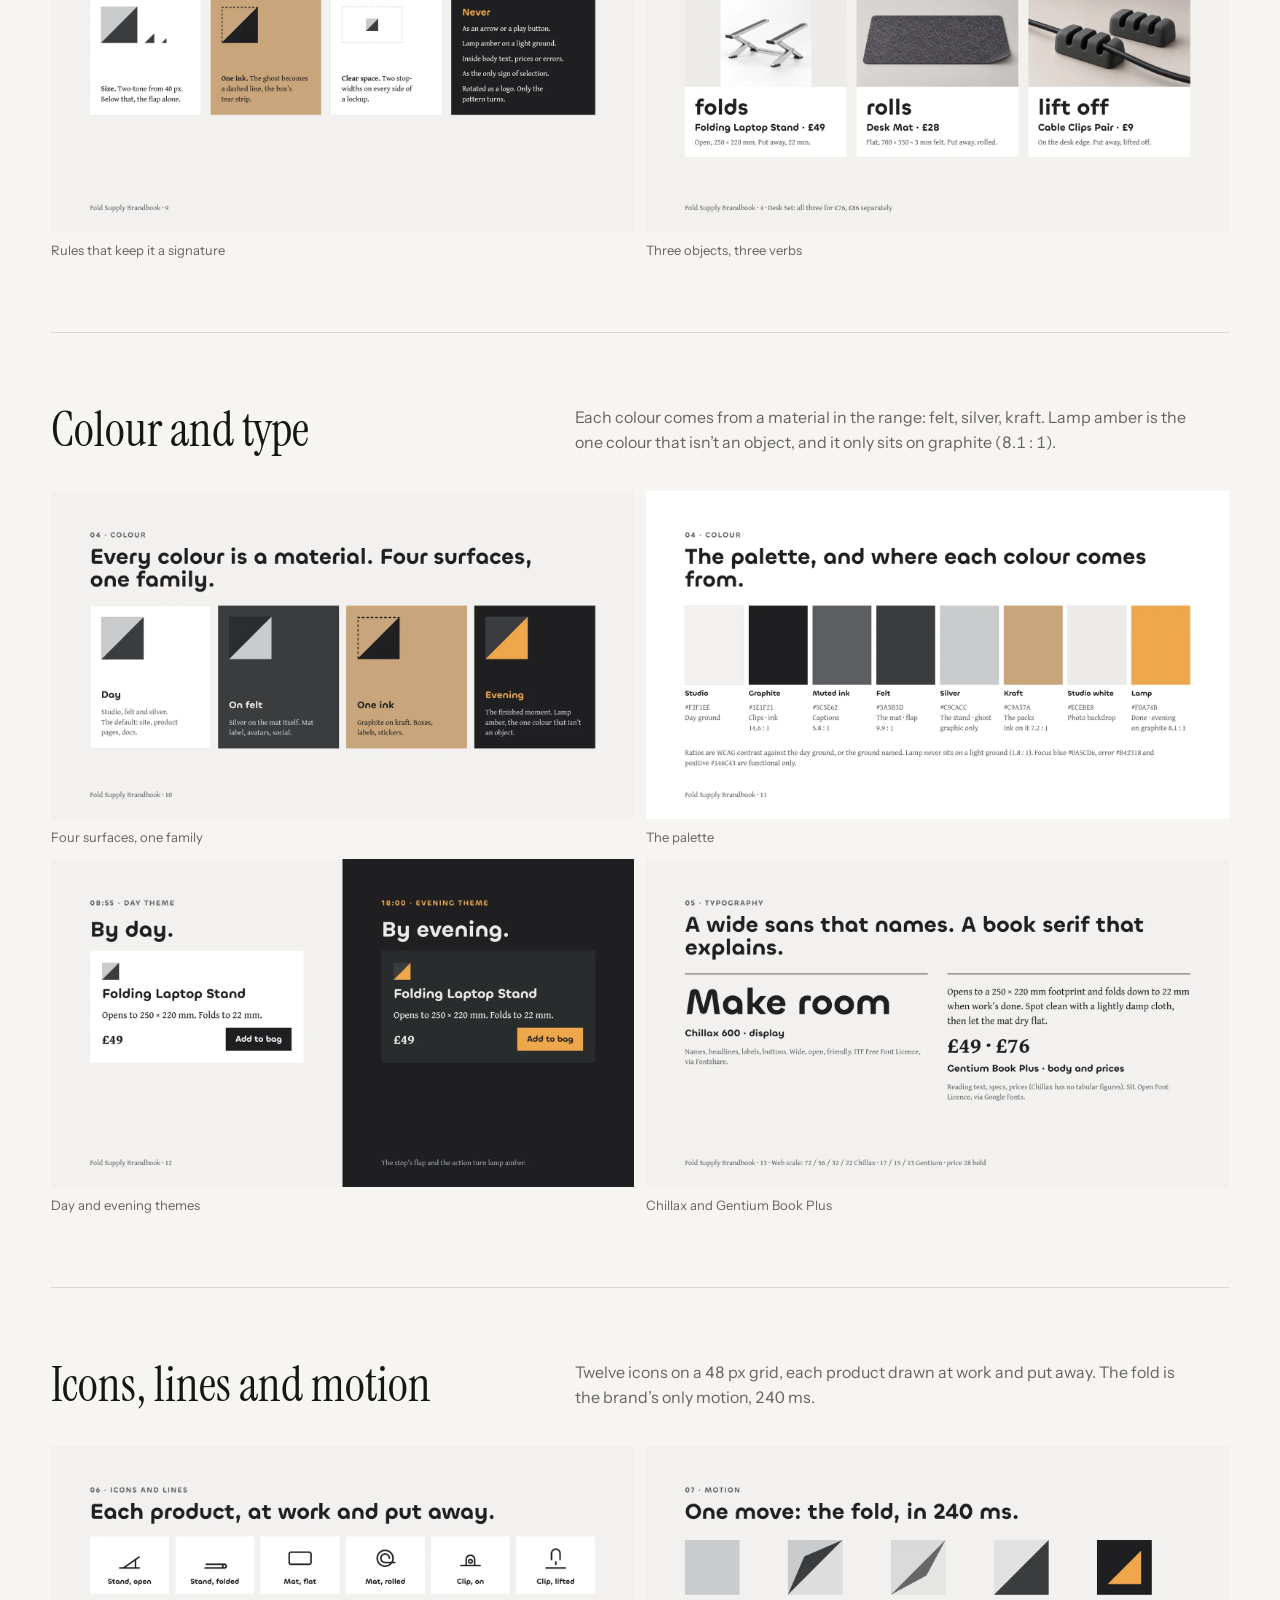
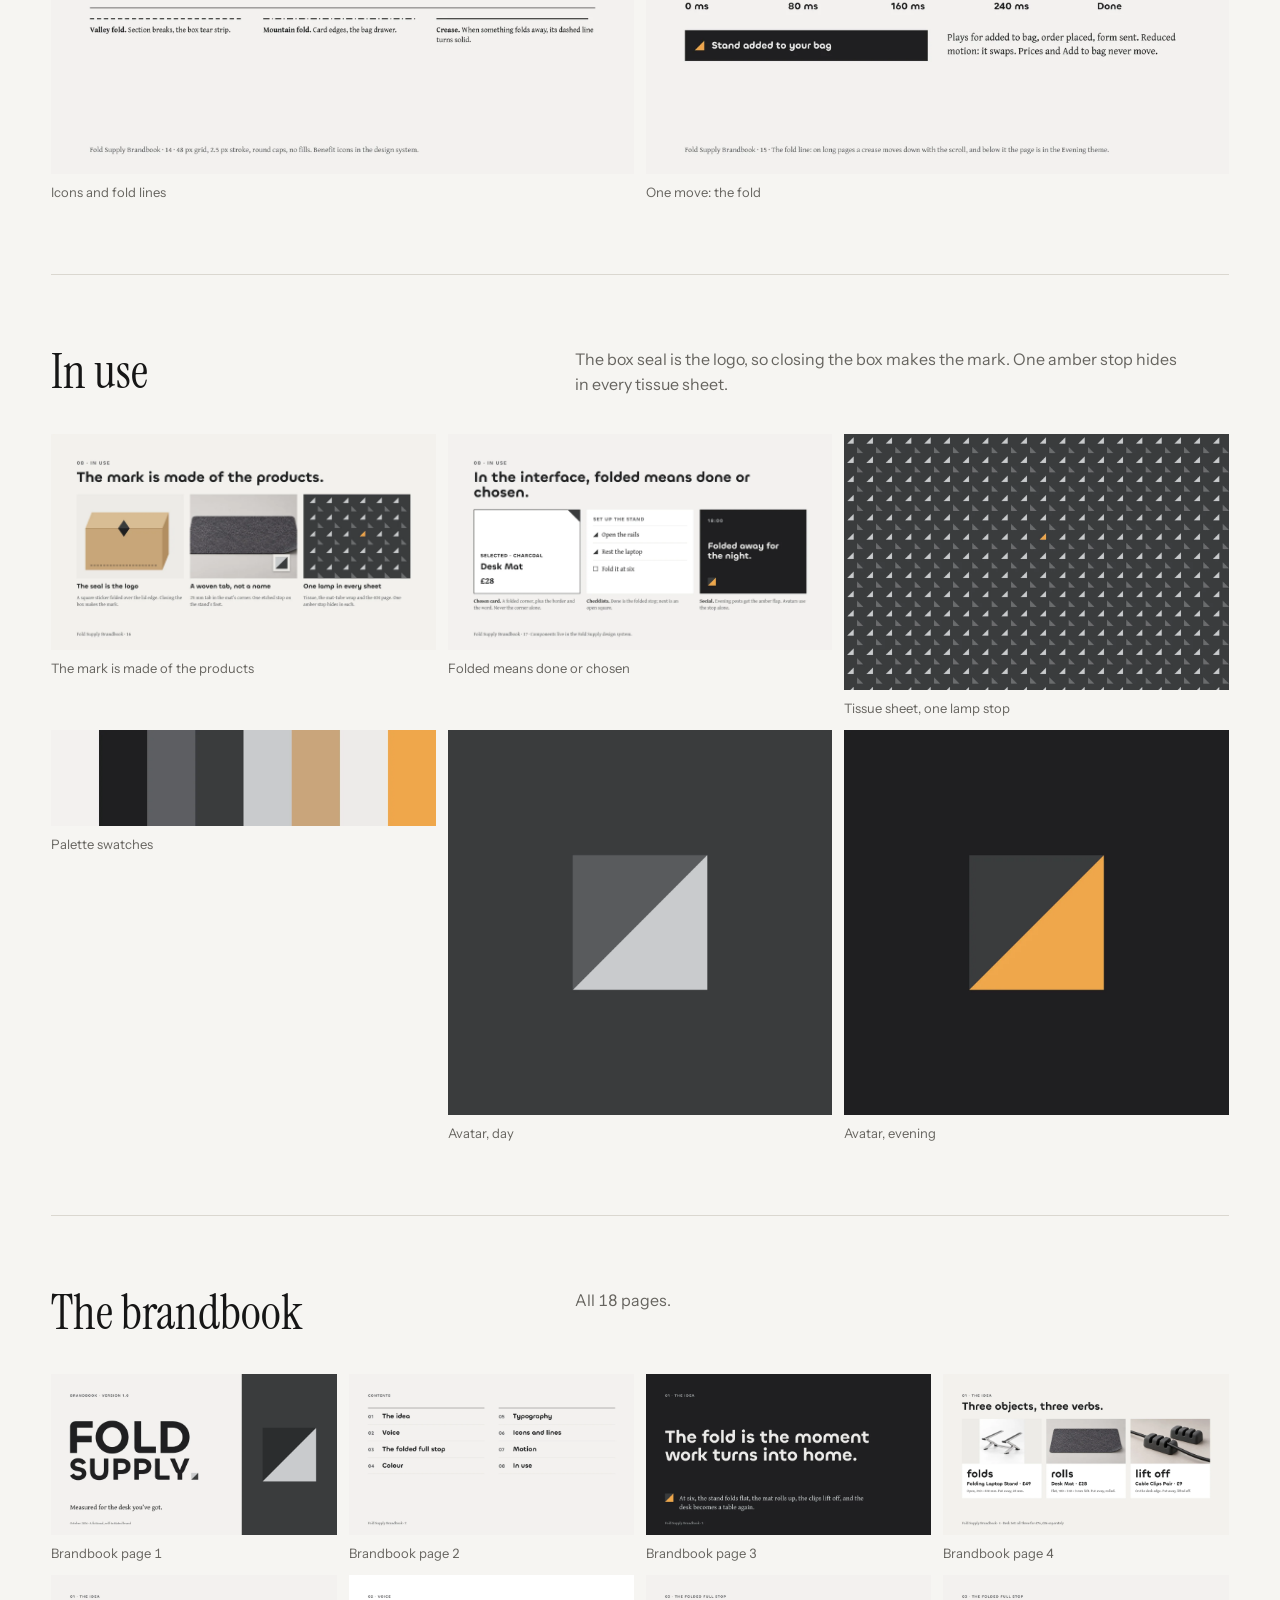
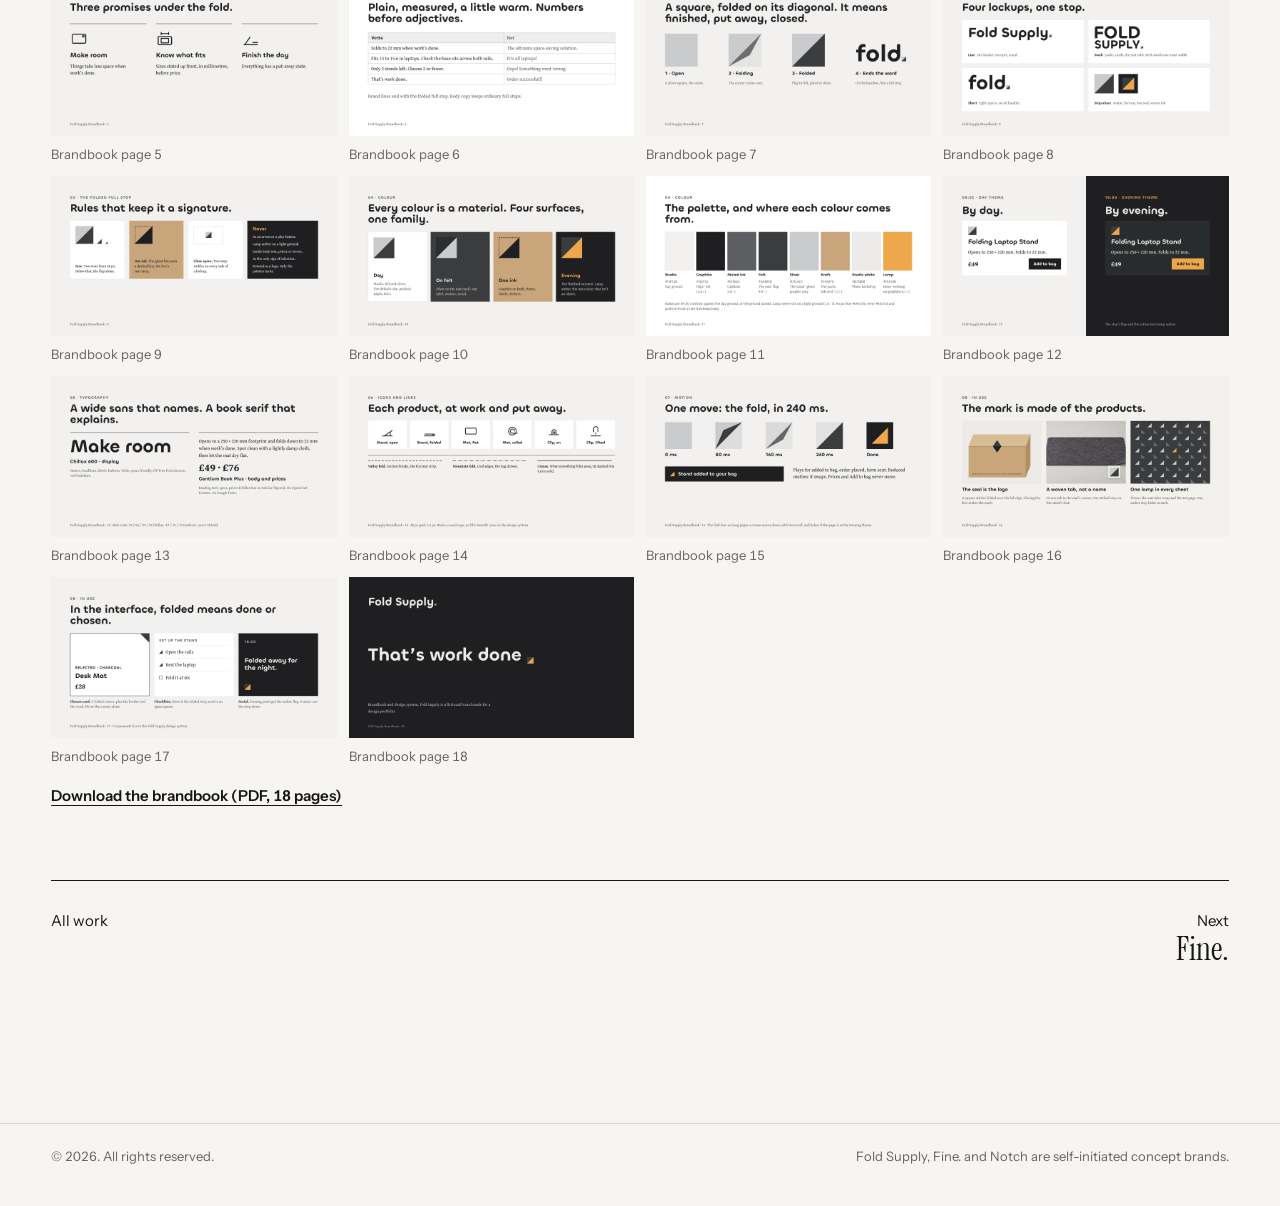
<file: fold-supply/index.html>
<!doctype html>
<html lang="en"><head><meta charset="utf-8"><meta name="viewport" content="width=device-width,initial-scale=1">
<title>Fold Supply · identity</title><meta name="description" content="A brand for folding desk accessories, built on the moment work turns back into home. At six the stand folds flat, the mat rolls up and the desk becomes a table again.">
<link rel="preload" href="../assets/fonts/instrument-serif.woff2" as="font" type="font/woff2" crossorigin>
<link rel="stylesheet" href="../assets/site.css"></head><body>
<header class="top brand" style="--g:#F2F1EE;--fg:#1E1F21"><a class="home" href="../index.html">Identity work</a><nav aria-label="Brands"><a href="../fold-supply/index.html" aria-current="page">Fold Supply</a><a href="../fine/index.html">Fine.</a><a href="../notch/index.html">Notch</a></nav></header>
<main>
<section class="opener fade" data-play style="--g:#F2F1EE;--fg:#1E1F21" data-from="574 52 42 36" aria-label="One folded corner.">
<div class="pin"><div class="view" data-mark="fold"></div>
<div class="cap"><div><b>One folded corner.</b><span>The identity starts here: a square folded on its diagonal. In this brand it means finished, put away, closed.</span></div><span class="hint">Scroll to pull back</span></div></div></section>
<div class="wrap">
<div class="head"><h1>Fold Supply</h1><p>A brand for folding desk accessories, built on the moment work turns back into home. At six the stand folds flat, the mat rolls up and the desk becomes a table again.</p></div>
<dl class="facts"><div><dt>Brief</dt><dd>Self-initiated, desk accessories</dd></div><div><dt>Scope</dt><dd>Logo, colour, type, icons, motion, packaging</dd></div><div><dt>Brandbook</dt><dd>18 pages</dd></div><div><dt>Year</dt><dd>2026</dd></div></dl>
<section class="sec"><div class="lede"><h2>The mark</h2><p>Silver is the stand, felt is the flap. It sits on the baseline like a full stop, so every brand line ends with it. Four lockups share the one stop.</p></div><div class="grid g2"><figure><button type="button" data-full="../assets/img/fold/book-07.webp" data-title="The folded full stop" aria-label="Open larger: The folded full stop"><img src="../assets/img/fold/book-07.webp" width="1600" height="900" alt="The folded full stop" loading="lazy"></button><figcaption>The folded full stop</figcaption></figure><figure><button type="button" data-full="../assets/img/fold/book-08.webp" data-title="Four lockups, one stop" aria-label="Open larger: Four lockups, one stop"><img src="../assets/img/fold/book-08.webp" width="1600" height="900" alt="Four lockups, one stop" loading="lazy"></button><figcaption>Four lockups, one stop</figcaption></figure><figure><button type="button" data-full="../assets/img/fold/book-09.webp" data-title="Rules that keep it a signature" aria-label="Open larger: Rules that keep it a signature"><img src="../assets/img/fold/book-09.webp" width="1600" height="900" alt="Rules that keep it a signature" loading="lazy"></button><figcaption>Rules that keep it a signature</figcaption></figure><figure><button type="button" data-full="../assets/img/fold/book-04.webp" data-title="Three objects, three verbs" aria-label="Open larger: Three objects, three verbs"><img src="../assets/img/fold/book-04.webp" width="1600" height="900" alt="Three objects, three verbs" loading="lazy"></button><figcaption>Three objects, three verbs</figcaption></figure></div></section><section class="sec"><div class="lede"><h2>Colour and type</h2><p>Each colour comes from a material in the range: felt, silver, kraft. Lamp amber is the one colour that isn’t an object, and it only sits on graphite (8.1 : 1).</p></div><div class="grid g2"><figure><button type="button" data-full="../assets/img/fold/book-10.webp" data-title="Four surfaces, one family" aria-label="Open larger: Four surfaces, one family"><img src="../assets/img/fold/book-10.webp" width="1600" height="900" alt="Four surfaces, one family" loading="lazy"></button><figcaption>Four surfaces, one family</figcaption></figure><figure><button type="button" data-full="../assets/img/fold/book-11.webp" data-title="The palette" aria-label="Open larger: The palette"><img src="../assets/img/fold/book-11.webp" width="1600" height="900" alt="The palette" loading="lazy"></button><figcaption>The palette</figcaption></figure><figure><button type="button" data-full="../assets/img/fold/book-12.webp" data-title="Day and evening themes" aria-label="Open larger: Day and evening themes"><img src="../assets/img/fold/book-12.webp" width="1600" height="900" alt="Day and evening themes" loading="lazy"></button><figcaption>Day and evening themes</figcaption></figure><figure><button type="button" data-full="../assets/img/fold/book-13.webp" data-title="Chillax and Gentium Book Plus" aria-label="Open larger: Chillax and Gentium Book Plus"><img src="../assets/img/fold/book-13.webp" width="1600" height="900" alt="Chillax and Gentium Book Plus" loading="lazy"></button><figcaption>Chillax and Gentium Book Plus</figcaption></figure></div></section><section class="sec"><div class="lede"><h2>Icons, lines and motion</h2><p>Twelve icons on a 48 px grid, each product drawn at work and put away. The fold is the brand’s only motion, 240 ms.</p></div><div class="grid g2"><figure><button type="button" data-full="../assets/img/fold/book-14.webp" data-title="Icons and fold lines" aria-label="Open larger: Icons and fold lines"><img src="../assets/img/fold/book-14.webp" width="1600" height="900" alt="Icons and fold lines" loading="lazy"></button><figcaption>Icons and fold lines</figcaption></figure><figure><button type="button" data-full="../assets/img/fold/book-15.webp" data-title="One move: the fold" aria-label="Open larger: One move: the fold"><img src="../assets/img/fold/book-15.webp" width="1600" height="900" alt="One move: the fold" loading="lazy"></button><figcaption>One move: the fold</figcaption></figure></div></section><section class="sec"><div class="lede"><h2>In use</h2><p>The box seal is the logo, so closing the box makes the mark. One amber stop hides in every tissue sheet.</p></div><div class="grid g3"><figure><button type="button" data-full="../assets/img/fold/book-16.webp" data-title="The mark is made of the products" aria-label="Open larger: The mark is made of the products"><img src="../assets/img/fold/book-16.webp" width="1600" height="900" alt="The mark is made of the products" loading="lazy"></button><figcaption>The mark is made of the products</figcaption></figure><figure><button type="button" data-full="../assets/img/fold/book-17.webp" data-title="Folded means done or chosen" aria-label="Open larger: Folded means done or chosen"><img src="../assets/img/fold/book-17.webp" width="1600" height="900" alt="Folded means done or chosen" loading="lazy"></button><figcaption>Folded means done or chosen</figcaption></figure><figure><button type="button" data-full="../assets/img/fold/tissue.webp" data-title="Tissue sheet, one lamp stop" aria-label="Open larger: Tissue sheet, one lamp stop"><img src="../assets/img/fold/tissue.webp" width="1200" height="800" alt="Tissue sheet, one lamp stop" loading="lazy"></button><figcaption>Tissue sheet, one lamp stop</figcaption></figure><figure><button type="button" data-full="../assets/img/fold/palette.webp" data-title="Palette swatches" aria-label="Open larger: Palette swatches"><img src="../assets/img/fold/palette.webp" width="1200" height="300" alt="Palette swatches" loading="lazy"></button><figcaption>Palette swatches</figcaption></figure><figure><button type="button" data-full="../assets/img/fold/avatar-day.webp" data-title="Avatar, day" aria-label="Open larger: Avatar, day"><img src="../assets/img/fold/avatar-day.webp" width="1080" height="1080" alt="Avatar, day" loading="lazy"></button><figcaption>Avatar, day</figcaption></figure><figure><button type="button" data-full="../assets/img/fold/avatar-evening.webp" data-title="Avatar, evening" aria-label="Open larger: Avatar, evening"><img src="../assets/img/fold/avatar-evening.webp" width="1080" height="1080" alt="Avatar, evening" loading="lazy"></button><figcaption>Avatar, evening</figcaption></figure></div></section><section class="sec"><div class="lede"><h2>The brandbook</h2><p>All 18 pages.</p></div><div class="grid g4"><figure><button type="button" data-full="../assets/img/fold/book-01.webp" data-title="Brandbook page 1" aria-label="Open larger: Brandbook page 1"><img src="../assets/img/fold/book-01.webp" width="1600" height="900" alt="Brandbook page 1" loading="lazy"></button><figcaption>Brandbook page 1</figcaption></figure><figure><button type="button" data-full="../assets/img/fold/book-02.webp" data-title="Brandbook page 2" aria-label="Open larger: Brandbook page 2"><img src="../assets/img/fold/book-02.webp" width="1600" height="900" alt="Brandbook page 2" loading="lazy"></button><figcaption>Brandbook page 2</figcaption></figure><figure><button type="button" data-full="../assets/img/fold/book-03.webp" data-title="Brandbook page 3" aria-label="Open larger: Brandbook page 3"><img src="../assets/img/fold/book-03.webp" width="1600" height="900" alt="Brandbook page 3" loading="lazy"></button><figcaption>Brandbook page 3</figcaption></figure><figure><button type="button" data-full="../assets/img/fold/book-04.webp" data-title="Brandbook page 4" aria-label="Open larger: Brandbook page 4"><img src="../assets/img/fold/book-04.webp" width="1600" height="900" alt="Brandbook page 4" loading="lazy"></button><figcaption>Brandbook page 4</figcaption></figure><figure><button type="button" data-full="../assets/img/fold/book-05.webp" data-title="Brandbook page 5" aria-label="Open larger: Brandbook page 5"><img src="../assets/img/fold/book-05.webp" width="1600" height="900" alt="Brandbook page 5" loading="lazy"></button><figcaption>Brandbook page 5</figcaption></figure><figure><button type="button" data-full="../assets/img/fold/book-06.webp" data-title="Brandbook page 6" aria-label="Open larger: Brandbook page 6"><img src="../assets/img/fold/book-06.webp" width="1600" height="900" alt="Brandbook page 6" loading="lazy"></button><figcaption>Brandbook page 6</figcaption></figure><figure><button type="button" data-full="../assets/img/fold/book-07.webp" data-title="Brandbook page 7" aria-label="Open larger: Brandbook page 7"><img src="../assets/img/fold/book-07.webp" width="1600" height="900" alt="Brandbook page 7" loading="lazy"></button><figcaption>Brandbook page 7</figcaption></figure><figure><button type="button" data-full="../assets/img/fold/book-08.webp" data-title="Brandbook page 8" aria-label="Open larger: Brandbook page 8"><img src="../assets/img/fold/book-08.webp" width="1600" height="900" alt="Brandbook page 8" loading="lazy"></button><figcaption>Brandbook page 8</figcaption></figure><figure><button type="button" data-full="../assets/img/fold/book-09.webp" data-title="Brandbook page 9" aria-label="Open larger: Brandbook page 9"><img src="../assets/img/fold/book-09.webp" width="1600" height="900" alt="Brandbook page 9" loading="lazy"></button><figcaption>Brandbook page 9</figcaption></figure><figure><button type="button" data-full="../assets/img/fold/book-10.webp" data-title="Brandbook page 10" aria-label="Open larger: Brandbook page 10"><img src="../assets/img/fold/book-10.webp" width="1600" height="900" alt="Brandbook page 10" loading="lazy"></button><figcaption>Brandbook page 10</figcaption></figure><figure><button type="button" data-full="../assets/img/fold/book-11.webp" data-title="Brandbook page 11" aria-label="Open larger: Brandbook page 11"><img src="../assets/img/fold/book-11.webp" width="1600" height="900" alt="Brandbook page 11" loading="lazy"></button><figcaption>Brandbook page 11</figcaption></figure><figure><button type="button" data-full="../assets/img/fold/book-12.webp" data-title="Brandbook page 12" aria-label="Open larger: Brandbook page 12"><img src="../assets/img/fold/book-12.webp" width="1600" height="900" alt="Brandbook page 12" loading="lazy"></button><figcaption>Brandbook page 12</figcaption></figure><figure><button type="button" data-full="../assets/img/fold/book-13.webp" data-title="Brandbook page 13" aria-label="Open larger: Brandbook page 13"><img src="../assets/img/fold/book-13.webp" width="1600" height="900" alt="Brandbook page 13" loading="lazy"></button><figcaption>Brandbook page 13</figcaption></figure><figure><button type="button" data-full="../assets/img/fold/book-14.webp" data-title="Brandbook page 14" aria-label="Open larger: Brandbook page 14"><img src="../assets/img/fold/book-14.webp" width="1600" height="900" alt="Brandbook page 14" loading="lazy"></button><figcaption>Brandbook page 14</figcaption></figure><figure><button type="button" data-full="../assets/img/fold/book-15.webp" data-title="Brandbook page 15" aria-label="Open larger: Brandbook page 15"><img src="../assets/img/fold/book-15.webp" width="1600" height="900" alt="Brandbook page 15" loading="lazy"></button><figcaption>Brandbook page 15</figcaption></figure><figure><button type="button" data-full="../assets/img/fold/book-16.webp" data-title="Brandbook page 16" aria-label="Open larger: Brandbook page 16"><img src="../assets/img/fold/book-16.webp" width="1600" height="900" alt="Brandbook page 16" loading="lazy"></button><figcaption>Brandbook page 16</figcaption></figure><figure><button type="button" data-full="../assets/img/fold/book-17.webp" data-title="Brandbook page 17" aria-label="Open larger: Brandbook page 17"><img src="../assets/img/fold/book-17.webp" width="1600" height="900" alt="Brandbook page 17" loading="lazy"></button><figcaption>Brandbook page 17</figcaption></figure><figure><button type="button" data-full="../assets/img/fold/book-18.webp" data-title="Brandbook page 18" aria-label="Open larger: Brandbook page 18"><img src="../assets/img/fold/book-18.webp" width="1600" height="900" alt="Brandbook page 18" loading="lazy"></button><figcaption>Brandbook page 18</figcaption></figure></div><a class="dl" href="../downloads/Fold-Supply-Brandbook.pdf" download>Download the brandbook (PDF, 18 pages)</a></section>
<nav class="next" aria-label="More brands"><a href="../index.html">All work</a><a href="../fine/index.html" style="text-align:right"><span>Next</span><b>Fine.</b></a></nav>
</div></main><footer class="foot"><span>© 2026. All rights reserved.</span><span>Fold Supply, Fine. and Notch are self-initiated concept brands.</span></footer>
<script src="../assets/marks.js"></script><script src="../assets/site.js"></script></body></html>
</file>
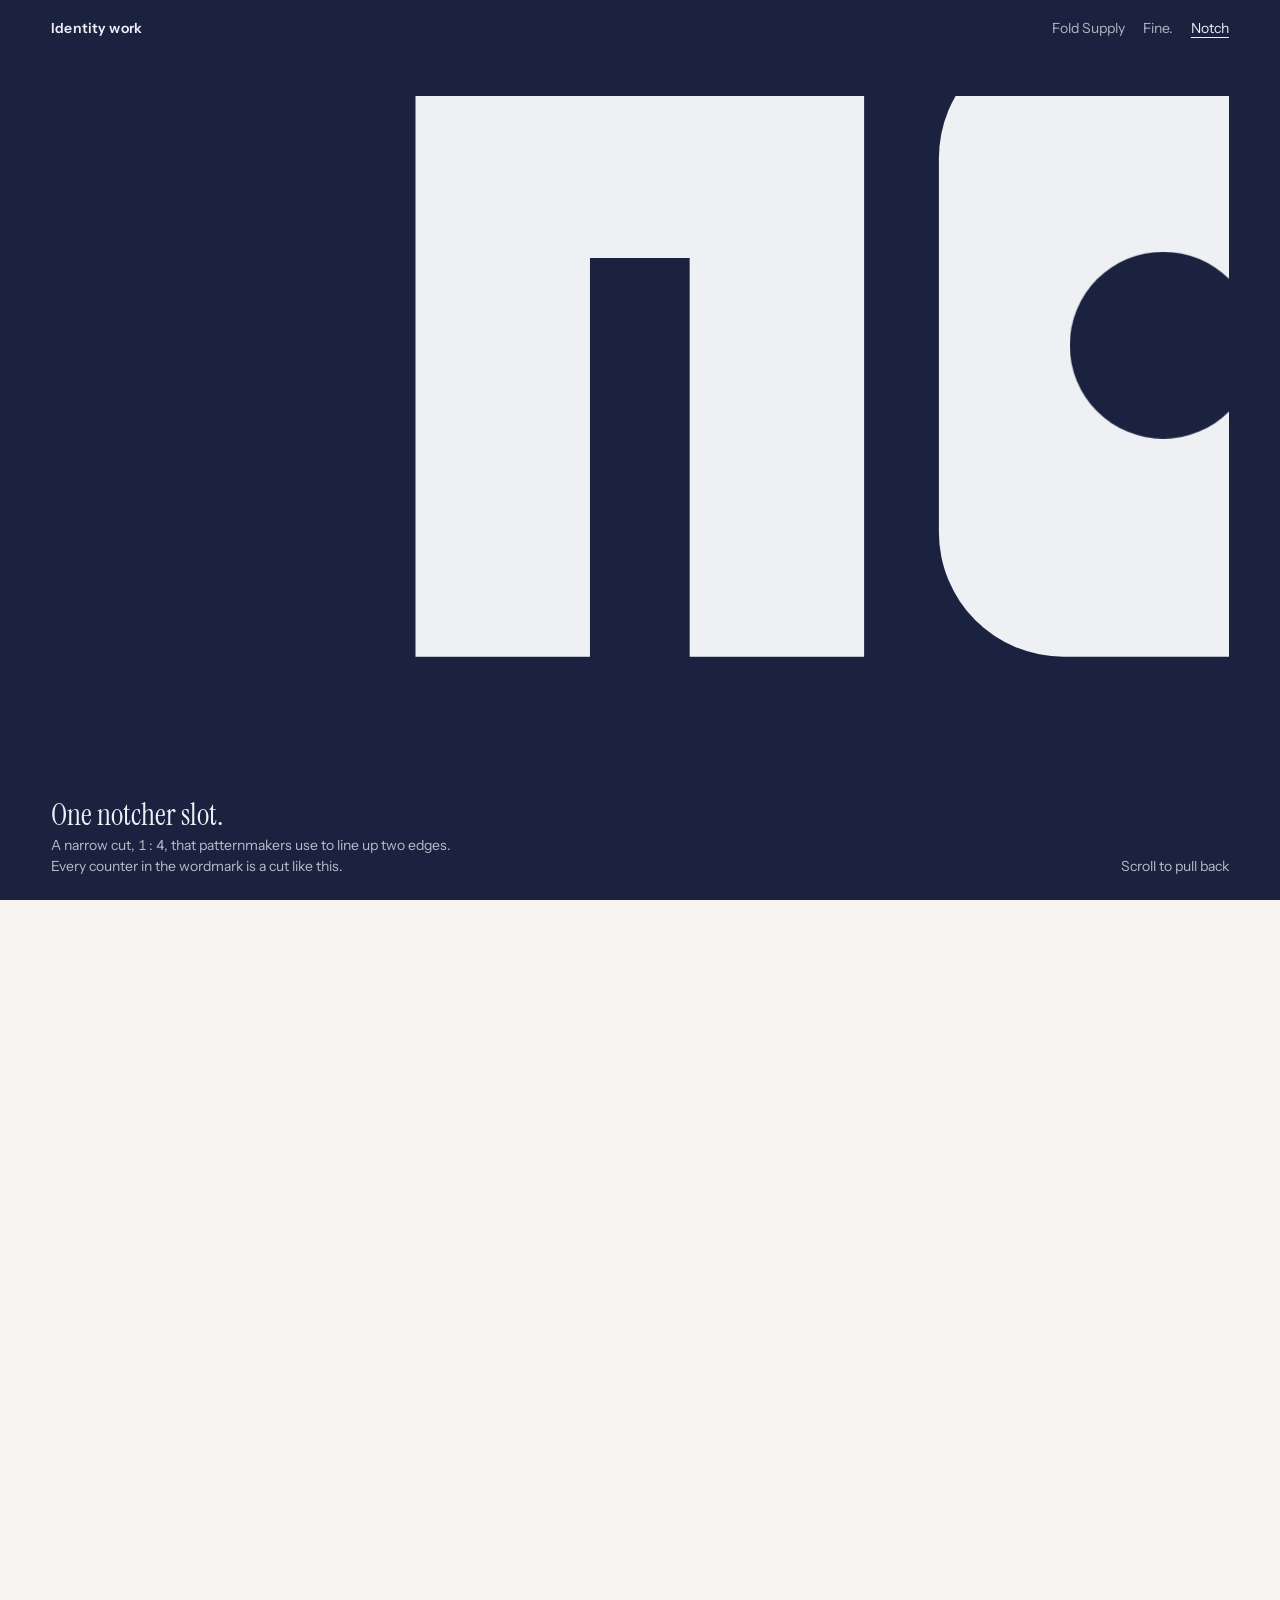
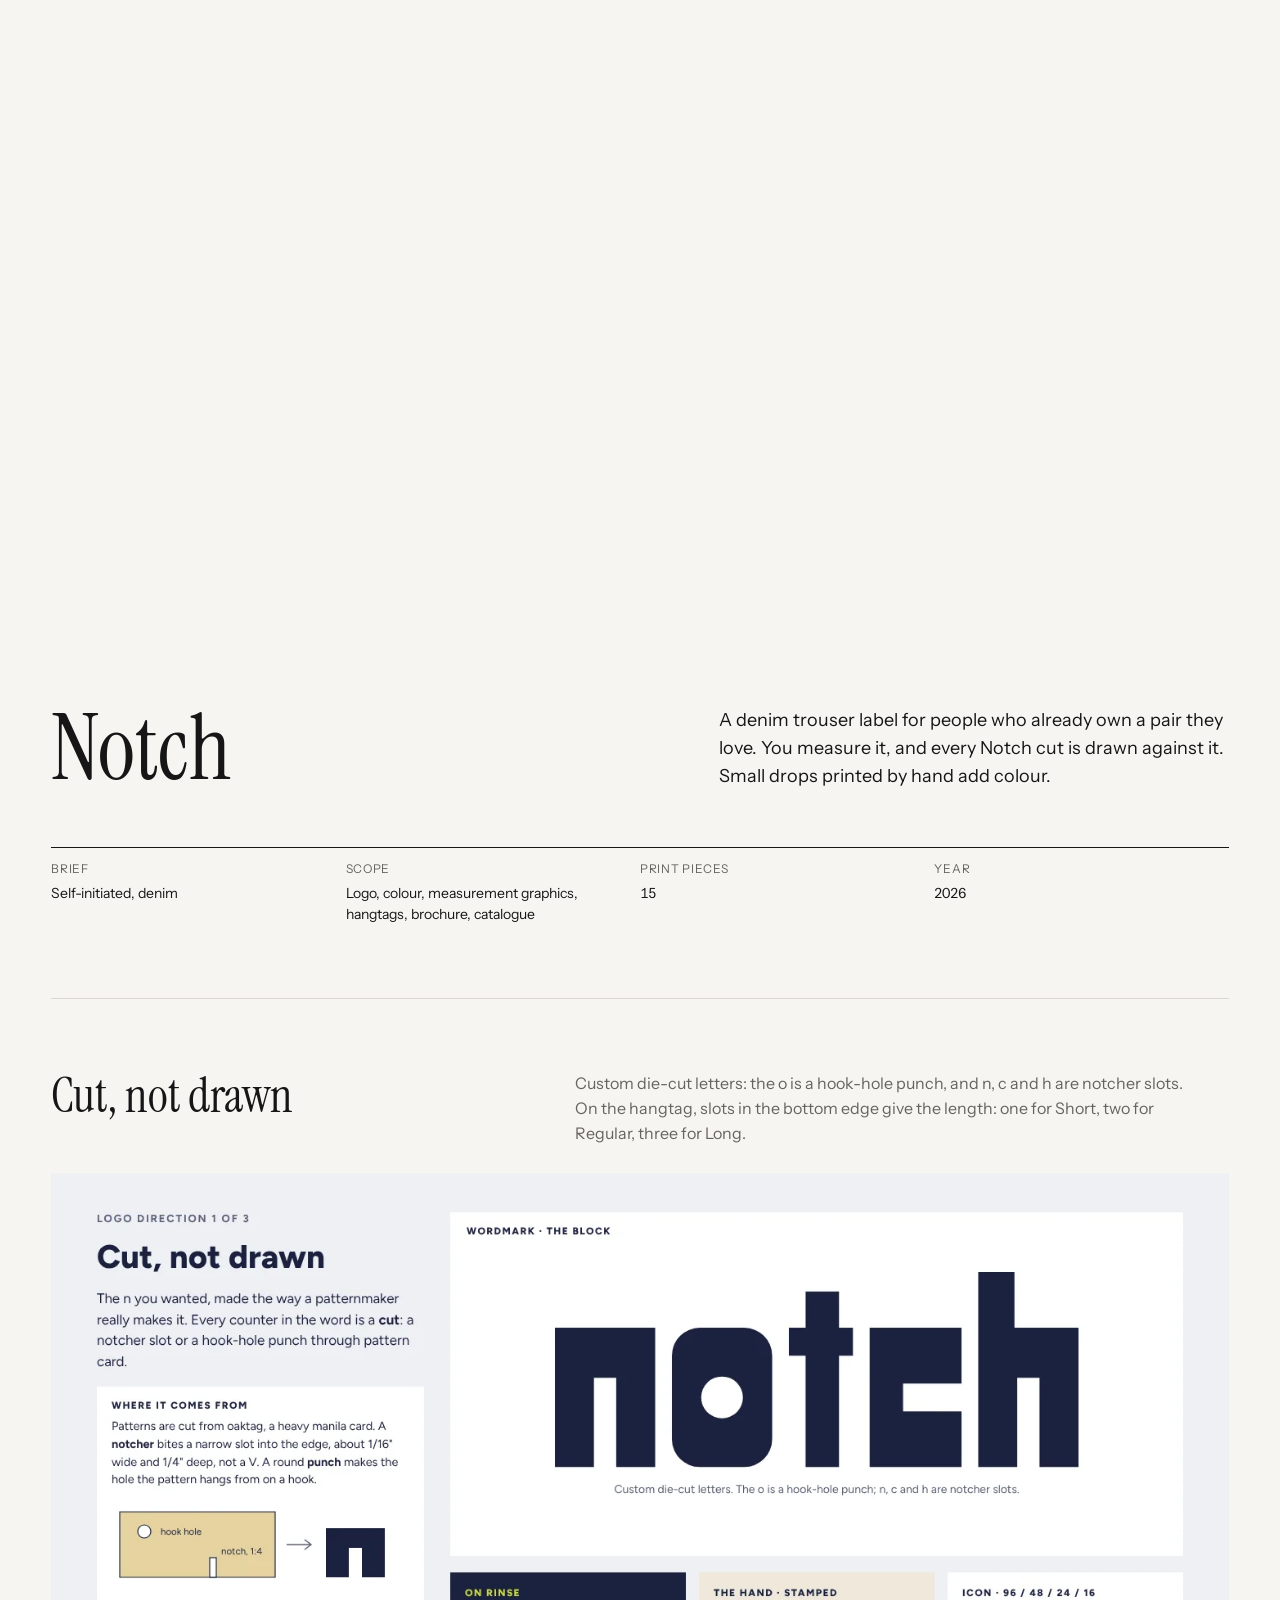
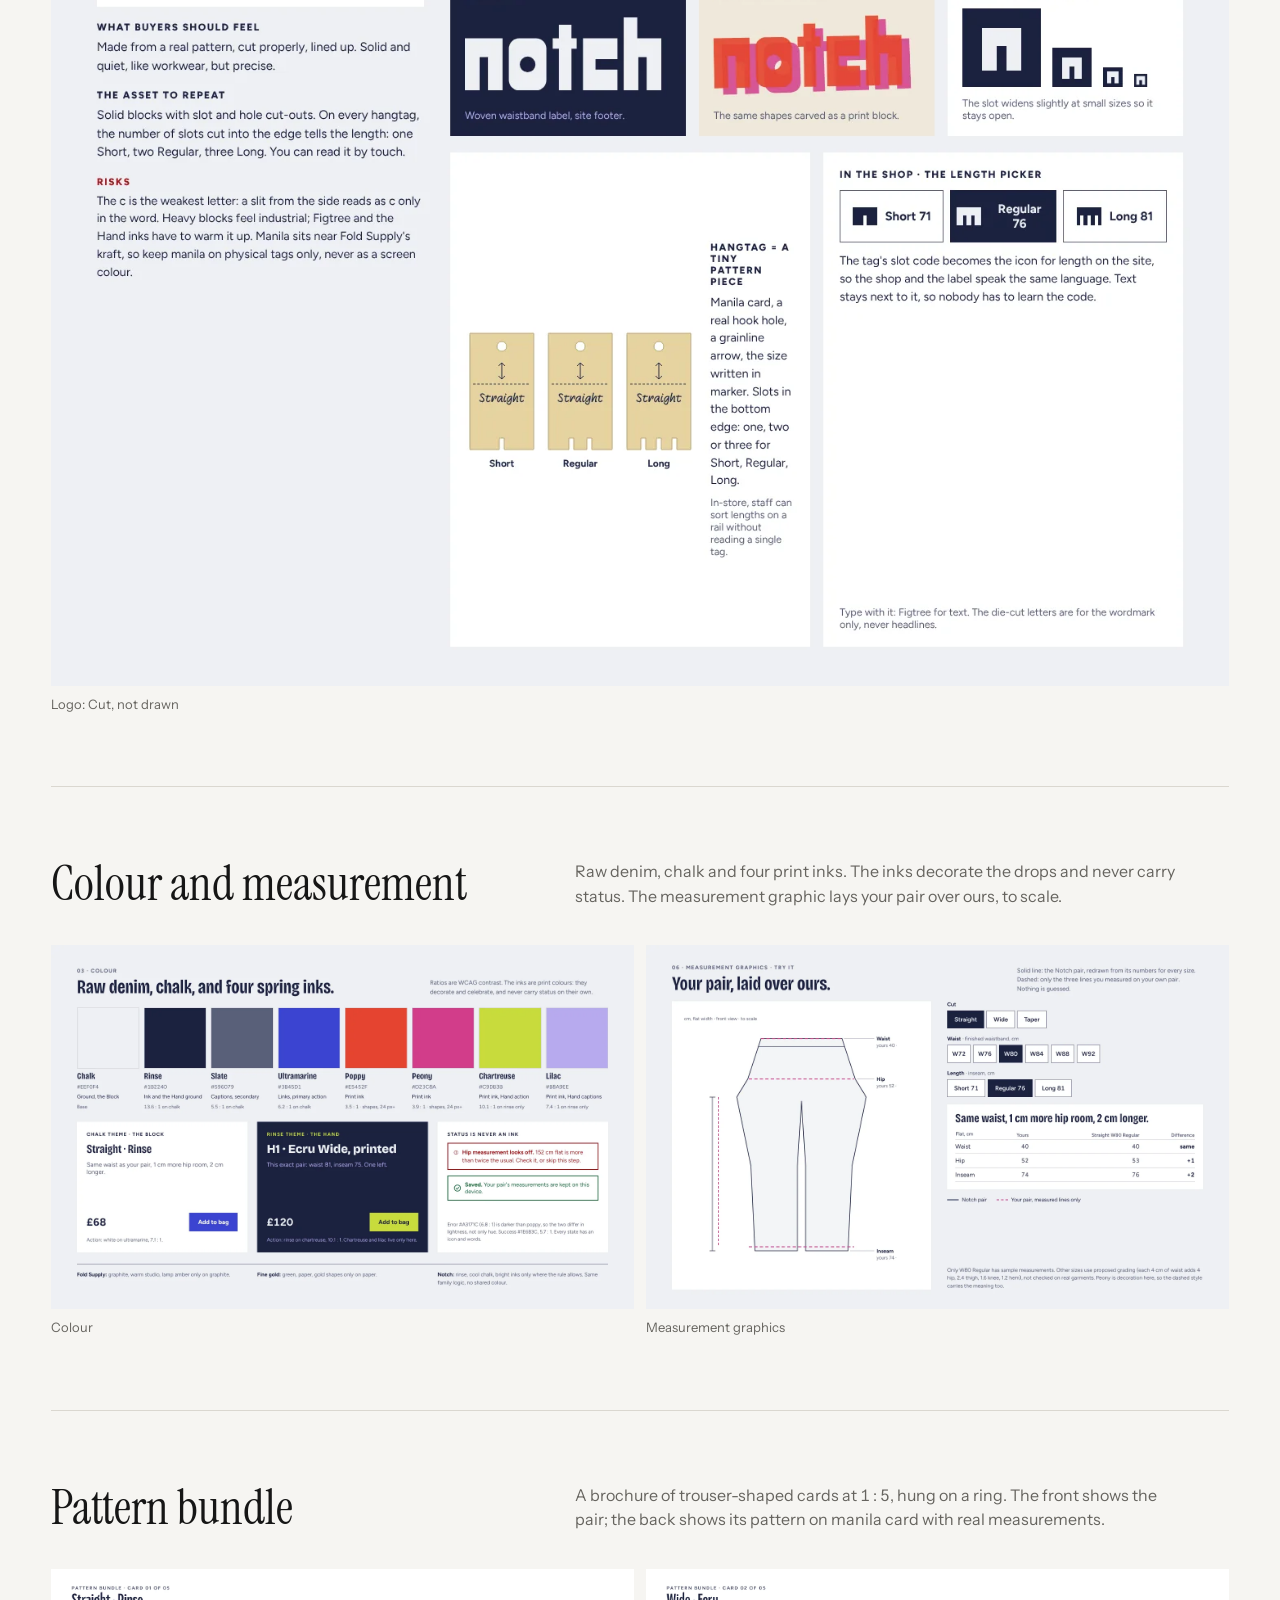
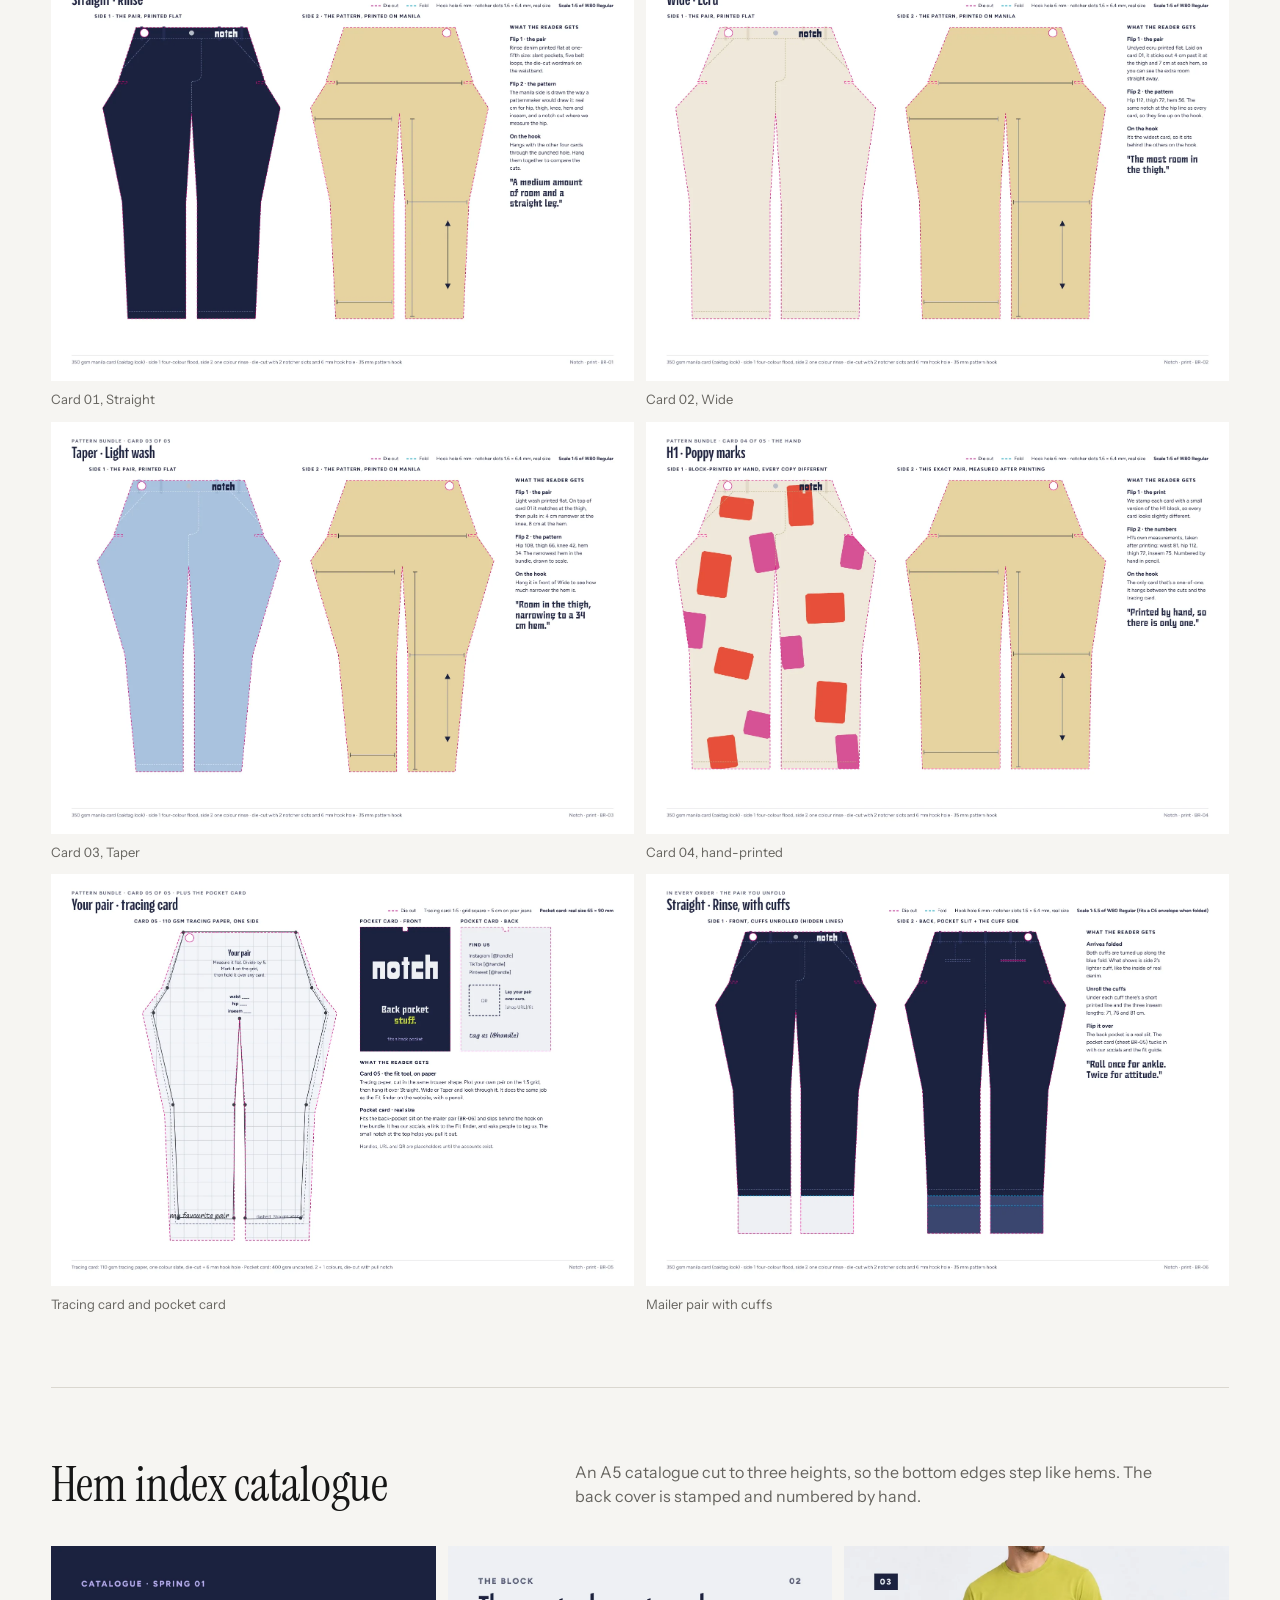
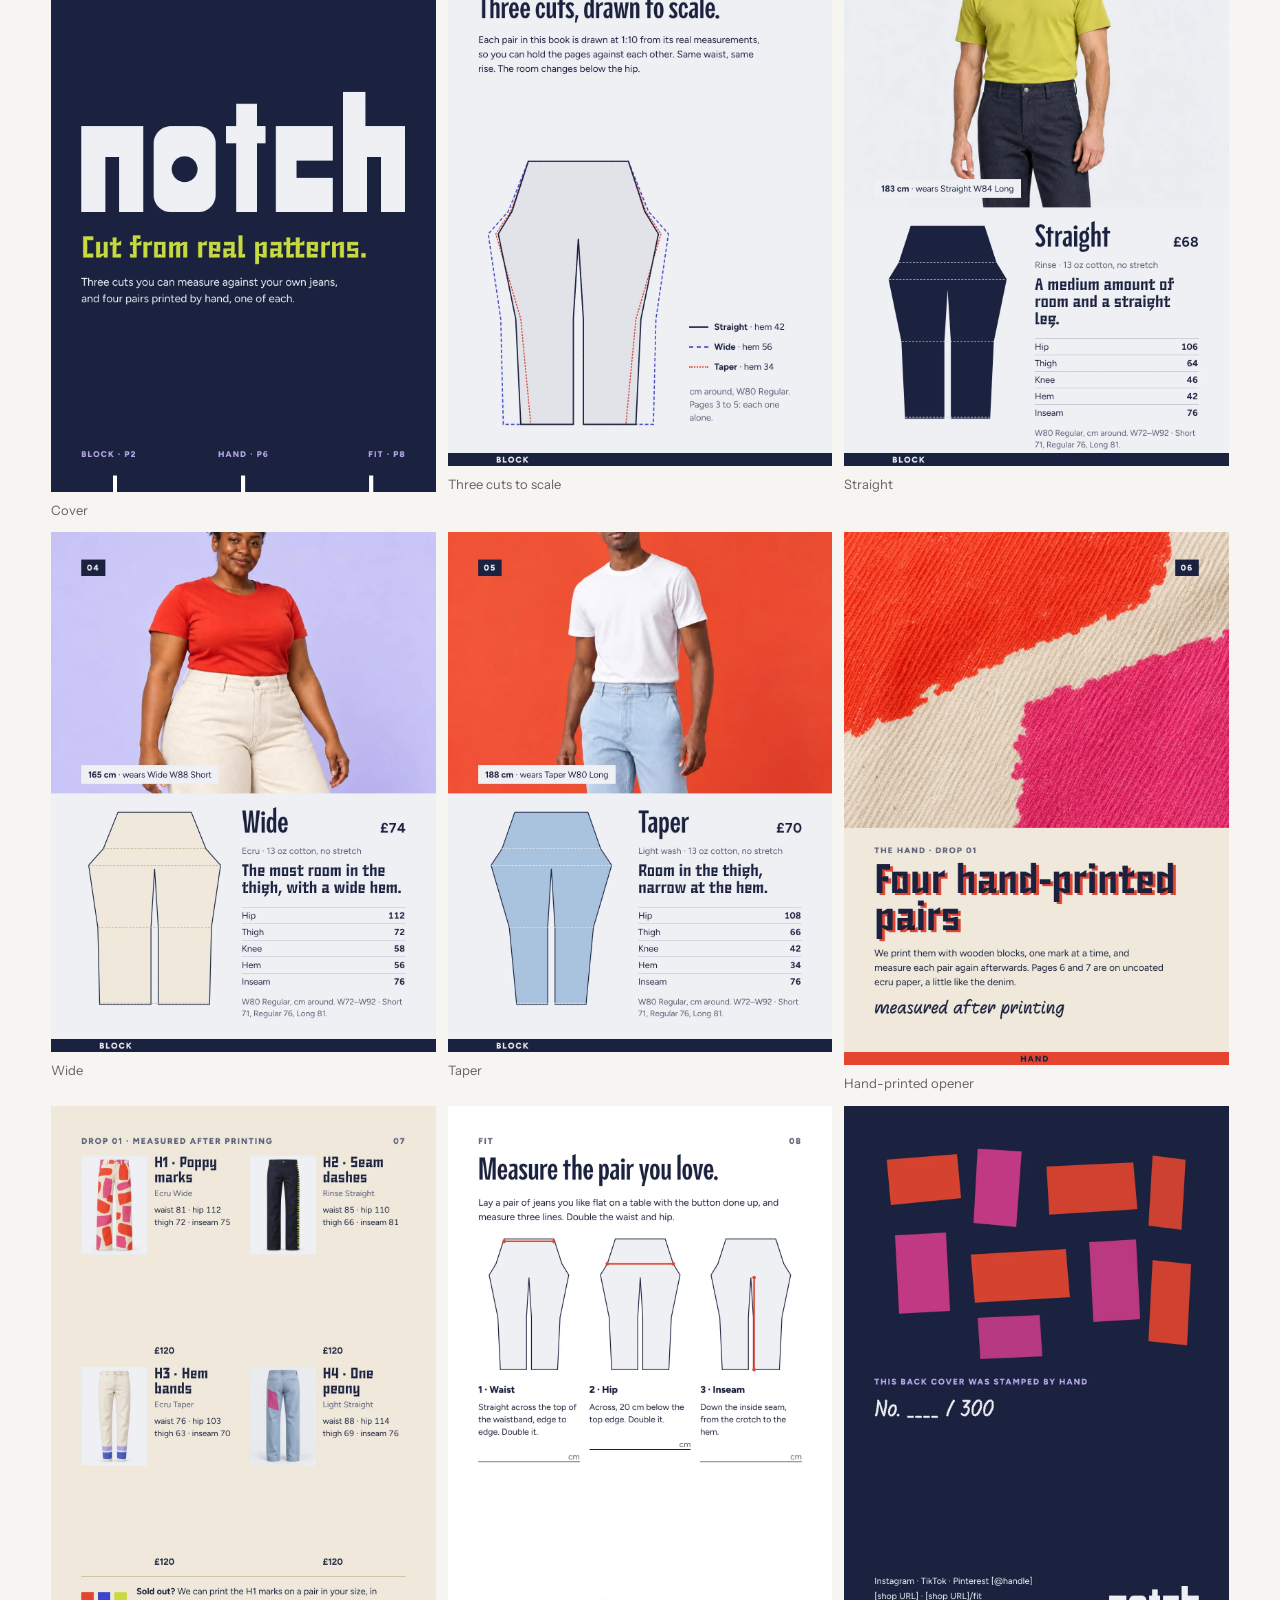
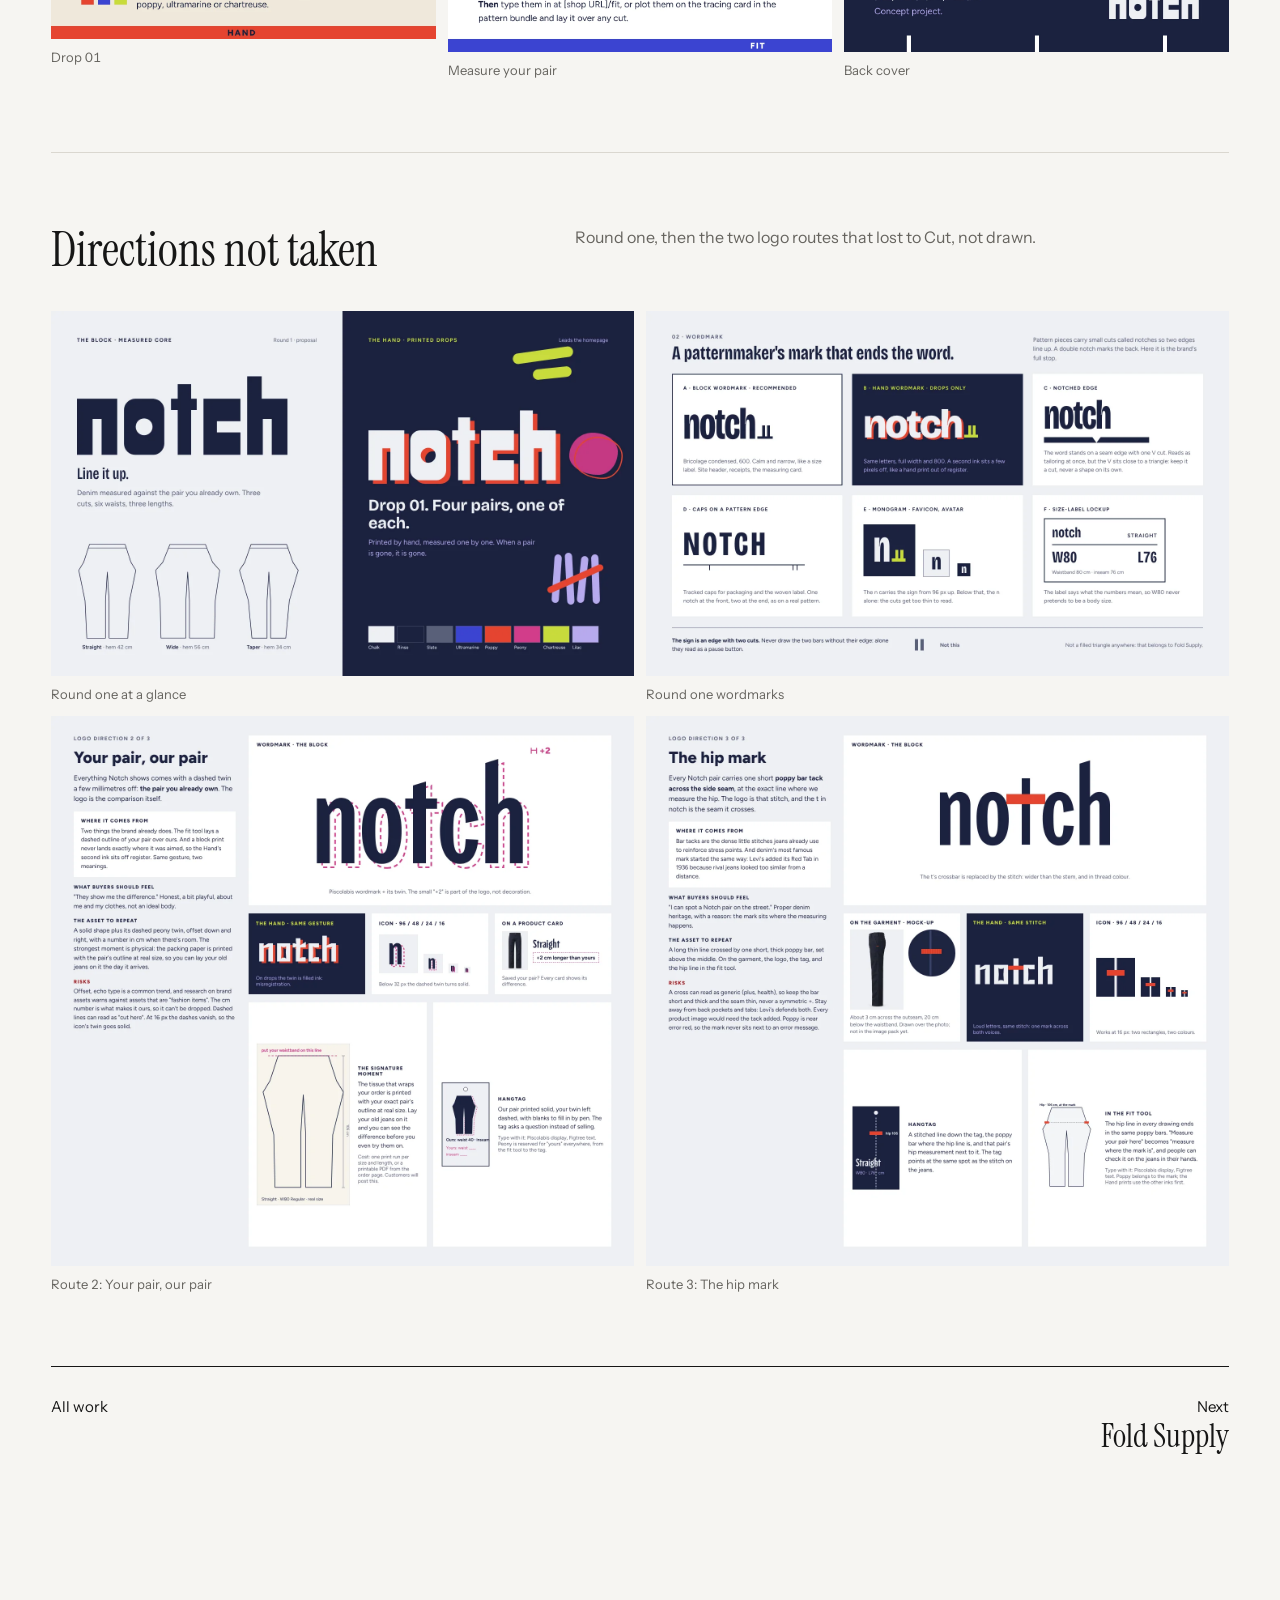
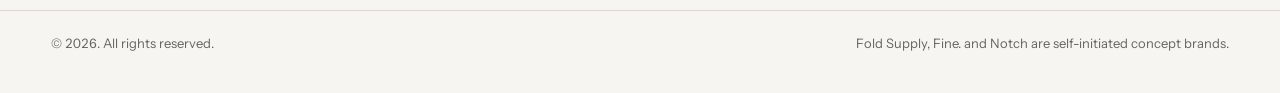
<file: notch/index.html>
<!doctype html>
<html lang="en"><head><meta charset="utf-8"><meta name="viewport" content="width=device-width,initial-scale=1">
<title>Notch · identity</title><meta name="description" content="A denim trouser label for people who already own a pair they love. You measure it, and every Notch cut is drawn against it. Small drops printed by hand add colour.">
<link rel="preload" href="../assets/fonts/instrument-serif.woff2" as="font" type="font/woff2" crossorigin>
<link rel="stylesheet" href="../assets/site.css"></head><body>
<header class="top brand" style="--g:#1B2240;--fg:#EEF0F4"><a class="home" href="../index.html">Identity work</a><nav aria-label="Brands"><a href="../fold-supply/index.html">Fold Supply</a><a href="../fine/index.html">Fine.</a><a href="../notch/index.html" aria-current="page">Notch</a></nav></header>
<main>
<section class="opener" data-play style="--g:#1B2240;--fg:#EEF0F4" data-from="-6 50 84 104" aria-label="One notcher slot.">
<div class="pin"><div class="view" data-mark="notch"></div>
<div class="cap"><div><b>One notcher slot.</b><span>A narrow cut, 1 : 4, that patternmakers use to line up two edges. Every counter in the wordmark is a cut like this.</span></div><span class="hint">Scroll to pull back</span></div></div></section>
<div class="wrap">
<div class="head"><h1>Notch</h1><p>A denim trouser label for people who already own a pair they love. You measure it, and every Notch cut is drawn against it. Small drops printed by hand add colour.</p></div>
<dl class="facts"><div><dt>Brief</dt><dd>Self-initiated, denim</dd></div><div><dt>Scope</dt><dd>Logo, colour, measurement graphics, hangtags, brochure, catalogue</dd></div><div><dt>Print pieces</dt><dd>15</dd></div><div><dt>Year</dt><dd>2026</dd></div></dl>
<section class="sec"><div class="lede"><h2>Cut, not drawn</h2><p>Custom die-cut letters: the o is a hook-hole punch, and n, c and h are notcher slots. On the hangtag, slots in the bottom edge give the length: one for Short, two for Regular, three for Long.</p></div><div class="grid g1"><figure><button type="button" data-full="../assets/img/notch/logocut.webp" data-title="Logo: Cut, not drawn" aria-label="Open larger: Logo: Cut, not drawn"><img src="../assets/img/notch/logocut.webp" width="1440" height="1360" alt="Logo: Cut, not drawn" loading="lazy"></button><figcaption>Logo: Cut, not drawn</figcaption></figure></div></section><section class="sec"><div class="lede"><h2>Colour and measurement</h2><p>Raw denim, chalk and four print inks. The inks decorate the drops and never carry status. The measurement graphic lays your pair over ours, to scale.</p></div><div class="grid g2"><figure><button type="button" data-full="../assets/img/notch/colour.webp" data-title="Colour" aria-label="Open larger: Colour"><img src="../assets/img/notch/colour.webp" width="1440" height="900" alt="Colour" loading="lazy"></button><figcaption>Colour</figcaption></figure><figure><button type="button" data-full="../assets/img/notch/fitgraphics.webp" data-title="Measurement graphics" aria-label="Open larger: Measurement graphics"><img src="../assets/img/notch/fitgraphics.webp" width="1440" height="900" alt="Measurement graphics" loading="lazy"></button><figcaption>Measurement graphics</figcaption></figure></div></section><section class="sec"><div class="lede"><h2>Pattern bundle</h2><p>A brochure of trouser-shaped cards at 1 : 5, hung on a ring. The front shows the pair; the back shows its pattern on manila card with real measurements.</p></div><div class="grid g2"><figure><button type="button" data-full="../assets/img/notch/br01.webp" data-title="Card 01, Straight" aria-label="Open larger: Card 01, Straight"><img src="../assets/img/notch/br01.webp" width="1587" height="1123" alt="Card 01, Straight" loading="lazy"></button><figcaption>Card 01, Straight</figcaption></figure><figure><button type="button" data-full="../assets/img/notch/br02.webp" data-title="Card 02, Wide" aria-label="Open larger: Card 02, Wide"><img src="../assets/img/notch/br02.webp" width="1587" height="1123" alt="Card 02, Wide" loading="lazy"></button><figcaption>Card 02, Wide</figcaption></figure><figure><button type="button" data-full="../assets/img/notch/br03.webp" data-title="Card 03, Taper" aria-label="Open larger: Card 03, Taper"><img src="../assets/img/notch/br03.webp" width="1587" height="1123" alt="Card 03, Taper" loading="lazy"></button><figcaption>Card 03, Taper</figcaption></figure><figure><button type="button" data-full="../assets/img/notch/br04.webp" data-title="Card 04, hand-printed" aria-label="Open larger: Card 04, hand-printed"><img src="../assets/img/notch/br04.webp" width="1587" height="1123" alt="Card 04, hand-printed" loading="lazy"></button><figcaption>Card 04, hand-printed</figcaption></figure><figure><button type="button" data-full="../assets/img/notch/br05.webp" data-title="Tracing card and pocket card" aria-label="Open larger: Tracing card and pocket card"><img src="../assets/img/notch/br05.webp" width="1587" height="1123" alt="Tracing card and pocket card" loading="lazy"></button><figcaption>Tracing card and pocket card</figcaption></figure><figure><button type="button" data-full="../assets/img/notch/br06.webp" data-title="Mailer pair with cuffs" aria-label="Open larger: Mailer pair with cuffs"><img src="../assets/img/notch/br06.webp" width="1587" height="1123" alt="Mailer pair with cuffs" loading="lazy"></button><figcaption>Mailer pair with cuffs</figcaption></figure></div></section><section class="sec"><div class="lede"><h2>Hem index catalogue</h2><p>An A5 catalogue cut to three heights, so the bottom edges step like hems. The back cover is stamped and numbered by hand.</p></div><div class="grid g3"><figure><button type="button" data-full="../assets/img/notch/ca01.webp" data-title="Cover" aria-label="Open larger: Cover"><img src="../assets/img/notch/ca01.webp" width="1118" height="1588" alt="Cover" loading="lazy"></button><figcaption>Cover</figcaption></figure><figure><button type="button" data-full="../assets/img/notch/ca02.webp" data-title="Three cuts to scale" aria-label="Open larger: Three cuts to scale"><img src="../assets/img/notch/ca02.webp" width="1118" height="1512" alt="Three cuts to scale" loading="lazy"></button><figcaption>Three cuts to scale</figcaption></figure><figure><button type="button" data-full="../assets/img/notch/ca03.webp" data-title="Straight" aria-label="Open larger: Straight"><img src="../assets/img/notch/ca03.webp" width="1118" height="1512" alt="Straight" loading="lazy"></button><figcaption>Straight</figcaption></figure><figure><button type="button" data-full="../assets/img/notch/ca04.webp" data-title="Wide" aria-label="Open larger: Wide"><img src="../assets/img/notch/ca04.webp" width="1118" height="1512" alt="Wide" loading="lazy"></button><figcaption>Wide</figcaption></figure><figure><button type="button" data-full="../assets/img/notch/ca05.webp" data-title="Taper" aria-label="Open larger: Taper"><img src="../assets/img/notch/ca05.webp" width="1118" height="1512" alt="Taper" loading="lazy"></button><figcaption>Taper</figcaption></figure><figure><button type="button" data-full="../assets/img/notch/ca06.webp" data-title="Hand-printed opener" aria-label="Open larger: Hand-printed opener"><img src="../assets/img/notch/ca06.webp" width="1118" height="1550" alt="Hand-printed opener" loading="lazy"></button><figcaption>Hand-printed opener</figcaption></figure><figure><button type="button" data-full="../assets/img/notch/ca07.webp" data-title="Drop 01" aria-label="Open larger: Drop 01"><img src="../assets/img/notch/ca07.webp" width="1118" height="1550" alt="Drop 01" loading="lazy"></button><figcaption>Drop 01</figcaption></figure><figure><button type="button" data-full="../assets/img/notch/ca08.webp" data-title="Measure your pair" aria-label="Open larger: Measure your pair"><img src="../assets/img/notch/ca08.webp" width="1118" height="1588" alt="Measure your pair" loading="lazy"></button><figcaption>Measure your pair</figcaption></figure><figure><button type="button" data-full="../assets/img/notch/ca09.webp" data-title="Back cover" aria-label="Open larger: Back cover"><img src="../assets/img/notch/ca09.webp" width="1118" height="1588" alt="Back cover" loading="lazy"></button><figcaption>Back cover</figcaption></figure></div></section><section class="sec"><div class="lede"><h2>Directions not taken</h2><p>Round one, then the two logo routes that lost to Cut, not drawn.</p></div><div class="grid g2"><figure><button type="button" data-full="../assets/img/notch/main.webp" data-title="Round one at a glance" aria-label="Open larger: Round one at a glance"><img src="../assets/img/notch/main.webp" width="1440" height="900" alt="Round one at a glance" loading="lazy"></button><figcaption>Round one at a glance</figcaption></figure><figure><button type="button" data-full="../assets/img/notch/marks.webp" data-title="Round one wordmarks" aria-label="Open larger: Round one wordmarks"><img src="../assets/img/notch/marks.webp" width="1440" height="900" alt="Round one wordmarks" loading="lazy"></button><figcaption>Round one wordmarks</figcaption></figure><figure><button type="button" data-full="../assets/img/notch/logoghost.webp" data-title="Route 2: Your pair, our pair" aria-label="Open larger: Route 2: Your pair, our pair"><img src="../assets/img/notch/logoghost.webp" width="1440" height="1360" alt="Route 2: Your pair, our pair" loading="lazy"></button><figcaption>Route 2: Your pair, our pair</figcaption></figure><figure><button type="button" data-full="../assets/img/notch/logotack.webp" data-title="Route 3: The hip mark" aria-label="Open larger: Route 3: The hip mark"><img src="../assets/img/notch/logotack.webp" width="1440" height="1360" alt="Route 3: The hip mark" loading="lazy"></button><figcaption>Route 3: The hip mark</figcaption></figure></div></section>
<nav class="next" aria-label="More brands"><a href="../index.html">All work</a><a href="../fold-supply/index.html" style="text-align:right"><span>Next</span><b>Fold Supply</b></a></nav>
</div></main><footer class="foot"><span>© 2026. All rights reserved.</span><span>Fold Supply, Fine. and Notch are self-initiated concept brands.</span></footer>
<script src="../assets/marks.js"></script><script src="../assets/site.js"></script></body></html>
</file>
<file: assets/site.css>
@font-face{font-family:"Instrument Sans";src:url(fonts/instrument-sans.woff2) format("woff2");font-weight:400 700;font-display:swap}
@font-face{font-family:"Instrument Serif";src:url(fonts/instrument-serif.woff2) format("woff2");font-display:swap}
@font-face{font-family:"Instrument Serif";src:url(fonts/instrument-serif-italic.woff2) format("woff2");font-style:italic;font-display:swap}

:root{
  --ground:#F6F5F2; --paper:#FFFFFF; --ink:#161616; --muted:#66645F; --rule:#DAD7D0;
  --sans:"Instrument Sans",system-ui,sans-serif; --serif:"Instrument Serif",Georgia,serif;
  --gut:clamp(16px,4vw,56px); --max:1320px;
}
*{box-sizing:border-box}
html{-webkit-text-size-adjust:100%}
body{margin:0;background:var(--ground);color:var(--ink);font:16px/1.55 var(--sans);font-feature-settings:"tnum" 1}
img{display:block;max-width:100%;height:auto}
a{color:inherit}
:focus-visible{outline:2px solid #0A5CD6;outline-offset:3px}
.wrap{max-width:var(--max);margin:0 auto;padding:0 var(--gut)}

/* top bar */
.top{display:flex;justify-content:space-between;align-items:baseline;gap:16px;padding:22px var(--gut);max-width:var(--max);margin:0 auto;font-size:14px}
.top a{text-decoration:none}
.top .home{font-weight:600;letter-spacing:.01em}
.top nav{display:flex;gap:18px;flex-wrap:wrap}
.top nav a{color:var(--muted)}
.top nav a[aria-current]{color:var(--ink);text-decoration:underline;text-underline-offset:4px}

/* home */
.intro{padding:clamp(40px,8vw,96px) 0 clamp(28px,5vw,56px)}
.intro h1{font:400 clamp(40px,7vw,92px)/1 var(--serif);letter-spacing:-.01em;margin:0;max-width:14ch}
.intro p{max-width:52ch;color:var(--muted);margin:22px 0 0;font-size:17px}
.tiles{display:grid;grid-template-columns:repeat(3,minmax(0,1fr));gap:12px}
.tile{position:relative;display:flex;flex-direction:column;text-decoration:none;min-height:min(78vh,640px);background:var(--g);color:var(--fg);overflow:hidden}
.tile .stage{flex:1;display:flex;align-items:center;justify-content:center;padding:12% 10%}
.tile .stage .mk{width:100%;height:auto;max-height:180px}
.tile .meta{display:grid;grid-template-columns:auto 1fr;gap:4px 14px;padding:18px 20px 20px;border-top:1px solid color-mix(in srgb,var(--fg) 22%,transparent)}
.tile .num{font-size:13px;opacity:.7}
.tile .name{font:400 28px/1.05 var(--serif)}
.tile .line{grid-column:2;font-size:14px;opacity:.8;max-width:34ch}
.tile .go{grid-column:2;margin-top:10px;font-size:14px;font-weight:600;text-decoration:underline;text-underline-offset:4px}
.t-fold{--g:#F2F1EE;--fg:#1E1F21;outline:1px solid #E1DFDA;outline-offset:-1px}
.t-fine{--g:#06231B;--fg:#F3F1EA}
.t-notch{--g:#1B2240;--fg:#EEF0F4}

.also{padding:clamp(56px,9vw,120px) 0 0}
.also h2,.sec h2{font:400 clamp(30px,4vw,48px)/1.05 var(--serif);margin:0 0 8px}
.also > p{color:var(--muted);margin:0 0 28px;max-width:56ch}
.small{display:grid;grid-template-columns:repeat(2,minmax(0,1fr));gap:12px}
.card{background:var(--paper);padding:20px;display:flex;flex-direction:column;gap:14px}
.card h3{font:400 28px/1.1 var(--serif);margin:0}
.card p{margin:0;color:var(--muted);font-size:15px;max-width:48ch}
.card .tags{font-size:13px;color:var(--ink)}
.thumbs{display:grid;grid-template-columns:repeat(3,minmax(0,1fr));gap:8px;margin-top:auto}
.thumbs button{padding:0;border:0;background:#EEECE7;cursor:zoom-in;aspect-ratio:4/3;overflow:hidden}
.thumbs img{width:100%;height:100%;object-fit:cover}

.foot{max-width:var(--max);margin:clamp(64px,10vw,140px) auto 0;padding:22px var(--gut) 40px;border-top:1px solid var(--rule);display:flex;justify-content:space-between;gap:16px;flex-wrap:wrap;font-size:13px;color:var(--muted)}

/* marks */
.mk .ink{fill:currentColor}
.mk-fold .ghost{fill:#C9CACC}
.mk-fold .flap{fill:#3A3B3D;transform-box:fill-box;transform-origin:50% 50%}
.mk-fine .paper{fill:#F3F1EA}
.mk-fine .hidden-bars path{opacity:0}
.mk-notch .ink{fill:currentColor}
.mk-notch .cut{fill:var(--g,#1B2240);transform-box:fill-box}
.mk-notch .cut-up{transform-origin:50% 100%}
.mk-notch .cut-side{transform-origin:100% 50%}
.mk-notch .cut-o{transform-origin:50% 50%}
.mk-fine .band{transform:translateX(-900px)}

@media (prefers-reduced-motion:no-preference){
  .play .mk-fold .flap{animation:fold 1.15s cubic-bezier(.5,0,.2,1) both}
  .play .mk-fine .hidden-bars path{animation:bar 2.4s ease both;animation-delay:calc(var(--i) * 70ms)}
  .play .mk-fine .band{animation:band 2.4s cubic-bezier(.45,0,.55,1) both}
  .play .mk-notch .cut{animation:punch 1.3s cubic-bezier(.3,0,.2,1) both;animation-delay:calc(var(--i) * 110ms)}
}
@keyframes fold{0%{transform:rotate3d(1,-1,0,0)}30%,58%{transform:rotate3d(1,-1,0,180deg)}79%{transform:rotate3d(1,-1,0,0)}100%{transform:rotate3d(1,-1,0,0)}}
@keyframes bar{0%{opacity:0}22%,62%{opacity:1}100%{opacity:0}}
@keyframes band{0%{transform:translateX(-900px)}100%{transform:translateX(2600px)}}
@keyframes punch{0%{transform:scale(1)}18%,45%{transform:scale(0)}62%{transform:scale(1.12)}74%,100%{transform:scale(1)}}

/* brand page */
.opener{height:240vh;position:relative}
.opener .pin{position:sticky;top:0;height:100vh;display:flex;flex-direction:column;background:var(--g);color:var(--fg);overflow:hidden}
.opener .view{flex:1;display:flex;align-items:center;justify-content:center;padding:0 var(--gut)}
.opener .view .mk{width:100%;height:100%;max-height:72vh}
.opener .cap{display:flex;justify-content:space-between;gap:20px;padding:16px var(--gut) 22px;font-size:14px;align-items:flex-end}
.opener .cap b{font:400 clamp(22px,2.6vw,30px)/1.1 var(--serif);display:block;margin-bottom:4px}
.opener .cap span{opacity:.75;max-width:46ch;display:block}
.opener .hint{opacity:.6;white-space:nowrap}

.head{padding:clamp(44px,7vw,88px) 0 clamp(24px,4vw,40px);display:grid;grid-template-columns:1.2fr 1fr;gap:32px 56px;align-items:end}
.head h1{font:400 clamp(44px,7vw,96px)/.95 var(--serif);margin:0}
.head p{margin:0;font-size:18px;max-width:46ch}
.facts{display:grid;grid-template-columns:repeat(4,minmax(0,1fr));border-top:1px solid var(--ink);margin-bottom:clamp(40px,6vw,72px)}
.facts div{padding:12px 16px 0 0;font-size:14px}
.facts dt{color:var(--muted);font-size:12px;letter-spacing:.06em;text-transform:uppercase;margin-bottom:4px}
.facts dd{margin:0}

.sec{padding:clamp(36px,6vw,72px) 0;border-top:1px solid var(--rule)}
.sec .lede{display:grid;grid-template-columns:1fr 1.4fr;gap:16px 56px;margin-bottom:28px;align-items:start}
.sec .lede p{margin:0;color:var(--muted);max-width:56ch}
.grid{display:grid;gap:12px}
.g1{grid-template-columns:1fr}.g2{grid-template-columns:repeat(2,minmax(0,1fr))}.g3{grid-template-columns:repeat(3,minmax(0,1fr))}.g4{grid-template-columns:repeat(4,minmax(0,1fr))}
figure{margin:0}
figure button{display:block;width:100%;padding:0;border:0;background:#ECEAE5;cursor:zoom-in}
figcaption{font-size:13px;color:var(--muted);padding:8px 0 0}
.note{font-size:13px;color:var(--muted);margin-top:14px}
.dl{display:inline-block;margin-top:18px;font-weight:600;font-size:15px;text-underline-offset:4px}
.next{display:flex;justify-content:space-between;gap:16px;padding:28px 0;border-top:1px solid var(--ink);font-size:15px}
.next a{text-decoration:none}
.next b{display:block;font:400 32px/1.1 var(--serif)}

/* lightbox */
.lb{position:fixed;inset:0;background:rgba(14,14,14,.94);display:none;z-index:50;flex-direction:column}
.lb.on{display:flex}
.lb .bar{display:flex;justify-content:space-between;align-items:center;color:#EEE;padding:12px 16px;font-size:14px;gap:12px}
.lb .bar button{background:none;border:1px solid #555;color:#EEE;font:inherit;padding:8px 14px;cursor:pointer;min-width:44px;min-height:40px}
.lb .pic{flex:1;overflow:auto;display:flex;align-items:flex-start;justify-content:center;padding:0 16px 24px}
.lb .pic img{max-width:min(100%,1800px);height:auto;margin:auto}

@media (max-width:900px){
  .tiles,.small{grid-template-columns:1fr}
  .tile{min-height:auto}.tile .stage{padding:56px 12%}
  .head,.sec .lede{grid-template-columns:1fr}
  .facts{grid-template-columns:repeat(2,minmax(0,1fr));row-gap:12px}
  .g3,.g4{grid-template-columns:repeat(2,minmax(0,1fr))}
  .opener .hint{display:none}
}
@media (max-width:520px){.g2,.g3,.g4{grid-template-columns:1fr}.thumbs{grid-template-columns:repeat(3,minmax(0,1fr))}}

/* brand pages: the top bar takes the brand's ground and stays put */
.top.brand{position:sticky;top:0;z-index:5;max-width:none;height:58px;padding:0 var(--gut);align-items:center;background:var(--g);color:var(--fg)}
.top.brand nav a{color:inherit;opacity:.72}
.top.brand nav a[aria-current]{opacity:1}
.top.brand + main .opener .pin{top:58px;height:calc(100vh - 58px)}
.opener.fade .mk .ink,.opener.fade .mk .paper{opacity:var(--p,1)}
</file>
